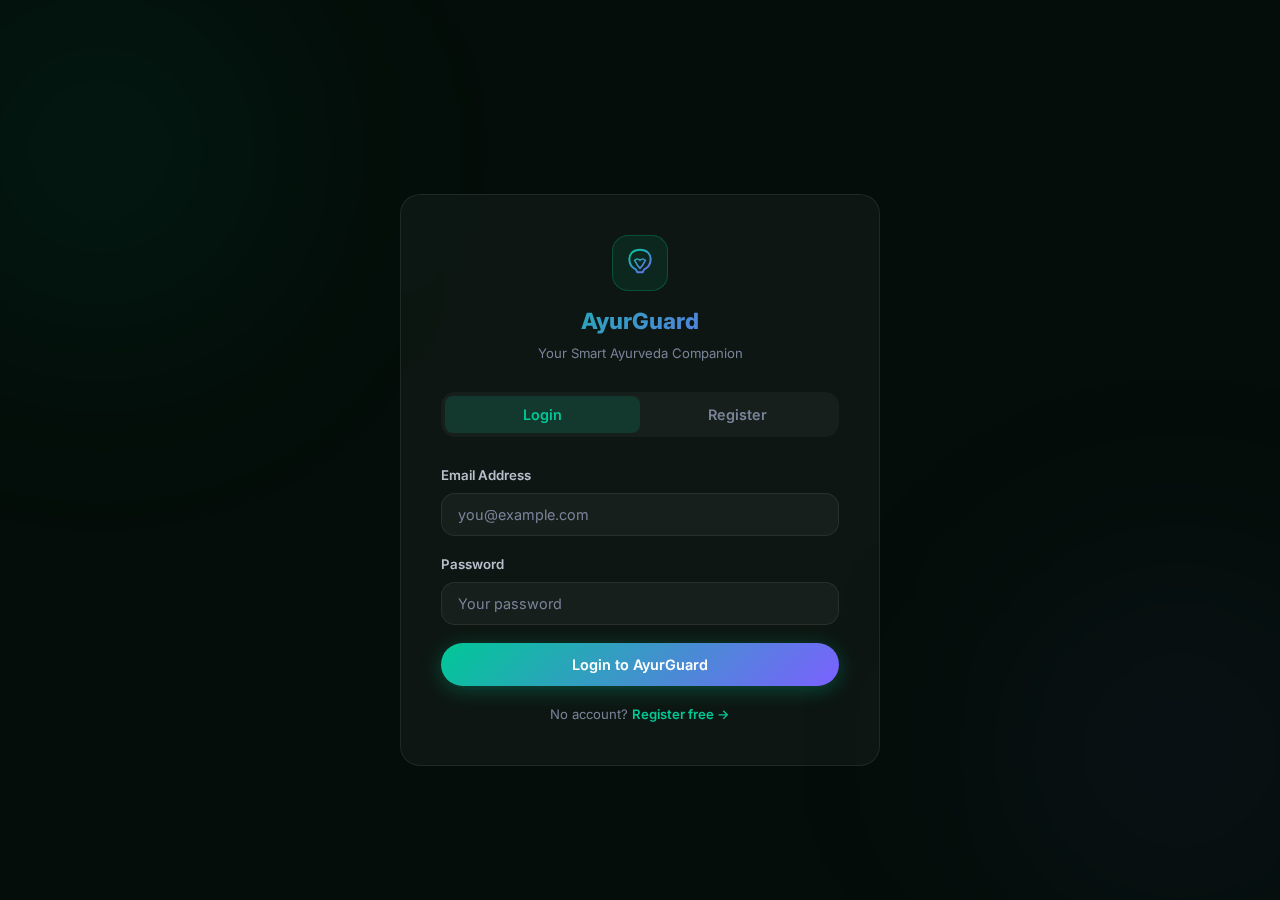
<file: test/dashboard.html>
<!DOCTYPE html>
<html lang="en">

<head>
    <meta charset="UTF-8" />
    <meta name="viewport" content="width=device-width, initial-scale=1.0" />
    <meta name="description" content="AyurGuard Dashboard — Your daily Ayurveda health overview" />
    <title>Dashboard — AyurGuard</title>
    <link rel="preconnect" href="https://fonts.googleapis.com" />
    <link href="https://fonts.googleapis.com/css2?family=Inter:wght@400;500;600;700;800&display=swap"
        rel="stylesheet" />
    <link rel="stylesheet" href="style.css" />
</head>

<body>
    <div class="page-glow page-glow--tl" aria-hidden="true"></div>
    <div class="page-glow page-glow--br" aria-hidden="true"></div>

    <script src="app.js"></script>
    <script>
        AG_requireAuth();
        AG_renderNav('dashboard');
    </script>

    <main class="page-wrapper" style="padding-bottom:60px">
        <div class="section-container">

            <!-- Welcome Header -->
            <div style="margin-bottom:32px" data-animate="fade-up">
                <span class="section-label">// Your Health Overview</span>
                <h1 class="section-title" style="text-align:left;margin-bottom:8px">Good <span id="greeting"
                        class="gradient-text">Morning</span>, <span id="userName">User</span> 🙏</h1>
                <p style="color:var(--text-muted);font-size:0.9rem" id="dateStr"></p>
            </div>

            <!-- Stats Row -->
            <div class="dashboard-grid" style="margin-bottom:28px">
                <div class="dash-stat glass-card" data-animate="fade-up" data-delay="0">
                    <div class="dash-stat__label">Today's Imbalance (Vikriti)</div>
                    <div class="dash-stat__val" id="todayDosha">—</div>
                    <div id="doshaBadge" style="margin-top:6px"></div>
                </div>
                <div class="dash-stat glass-card" data-animate="fade-up" data-delay="100">
                    <div class="dash-stat__label">Your Constitution (Prakriti)</div>
                    <div class="dash-stat__val gradient-text" id="prakritiVal">Not Set</div>
                    <div class="dash-stat__sub">Take Dosha Test to set</div>
                </div>
                <div class="dash-stat glass-card" data-animate="fade-up" data-delay="200">
                    <div class="dash-stat__label">Current Season</div>
                    <div class="dash-stat__val" id="seasonVal" style="font-size:1.5rem">—</div>
                    <div class="dash-stat__sub" id="seasonSub"></div>
                </div>
            </div>

            <!-- Weekly Chart + Today's Plan grid -->
            <div style="display:grid;grid-template-columns:1.2fr 1fr;gap:20px;margin-bottom:28px">
                <!-- Weekly chart -->
                <div class="chart-wrap glass-card" data-animate="fade-left">
                    <div class="chart-title">📊 7-Day Dosha Trend</div>
                    <div class="chart" id="weekChart" aria-label="Weekly dosha chart"></div>
                    <div class="chart-legend">
                        <div class="legend-item">
                            <div class="legend-dot" style="background:#A78BFA"></div>Vata
                        </div>
                        <div class="legend-item">
                            <div class="legend-dot" style="background:#FB923C"></div>Pitta
                        </div>
                        <div class="legend-item">
                            <div class="legend-dot" style="background:#34D399"></div>Kapha
                        </div>
                    </div>
                    <p id="noChartData"
                        style="text-align:center;color:var(--text-muted);font-size:0.85rem;padding:20px 0;display:none">
                        Complete daily Dosha Tests to see your trend chart here.</p>
                </div>

                <!-- Today's plan -->
                <div class="glass-card" style="padding:24px" data-animate="fade-right">
                    <div style="font-size:1rem;font-weight:700;margin-bottom:16px">🌿 Today's Ayurvedic Plan</div>
                    <div id="todayPlan">
                        <p style="color:var(--text-muted);font-size:0.88rem">Complete today's Dosha Test to get your
                            personalized plan.</p>
                        <a href="dosha-test.html" class="btn btn-primary btn--full" style="margin-top:16px">Take Today's
                            Test</a>
                    </div>
                </div>
            </div>

            <!-- Quick Actions -->
            <div data-animate="fade-up">
                <div
                    style="font-size:0.9rem;font-weight:700;margin-bottom:16px;text-transform:uppercase;letter-spacing:0.1em;color:var(--text-muted)">
                    Quick Actions</div>
                <div class="quick-actions">
                    <a href="dosha-test.html" class="qa-card glass-card" id="qa-dosha">
                        <div class="qa-card__icon">
                            <svg width="22" height="22" viewBox="0 0 24 24" fill="none" stroke="var(--green)"
                                stroke-width="2">
                                <circle cx="12" cy="12" r="10" />
                                <path d="M12 6v6l4 2" />
                            </svg>
                        </div>
                        <div class="qa-card__label">Daily Dosha Test</div>
                    </a>
                    <a href="symptom-checker.html" class="qa-card glass-card" id="qa-symptoms">
                        <div class="qa-card__icon">
                            <svg width="22" height="22" viewBox="0 0 24 24" fill="none" stroke="var(--purple)"
                                stroke-width="2">
                                <rect x="5" y="2" width="14" height="20" rx="2" />
                                <line x1="9" y1="9" x2="15" y2="9" />
                                <line x1="9" y1="13" x2="13" y2="13" />
                                <path d="M9 17l2 2 4-4" />
                            </svg>
                        </div>
                        <div class="qa-card__label">Symptom Check</div>
                    </a>
                    <a href="herb-safety.html" class="qa-card glass-card" id="qa-herb">
                        <div class="qa-card__icon">
                            <svg width="22" height="22" viewBox="0 0 24 24" fill="none" stroke="var(--gold)"
                                stroke-width="2">
                                <path
                                    d="M12 2C6.5 2 4 5.5 4 9c0 4 2 6.5 5 8l1 2h4l1-2c3-1.5 5-4 5-8 0-3.5-2.5-7-8-7z" />
                            </svg>
                        </div>
                        <div class="qa-card__label">Herb Safety</div>
                    </a>
                    <a href="food-checker.html" class="qa-card glass-card" id="qa-food">
                        <div class="qa-card__icon">
                            <svg width="22" height="22" viewBox="0 0 24 24" fill="none" stroke="var(--blue)"
                                stroke-width="2">
                                <path d="M18 8h1a4 4 0 0 1 0 8h-1" />
                                <path d="M2 8h16v9a4 4 0 0 1-4 4H6a4 4 0 0 1-4-4V8z" />
                                <line x1="6" y1="1" x2="6" y2="4" />
                                <line x1="10" y1="1" x2="10" y2="4" />
                                <line x1="14" y1="1" x2="14" y2="4" />
                            </svg>
                        </div>
                        <div class="qa-card__label">Food Check</div>
                    </a>
                </div>
            </div>

            <!-- Recommendations -->
            <div style="margin-top:28px" data-animate="fade-up">
                <div
                    style="font-size:0.9rem;font-weight:700;margin-bottom:16px;text-transform:uppercase;letter-spacing:0.1em;color:var(--text-muted)">
                    Today's Recommendations</div>
                <div class="reco-grid" id="recoGrid">
                    <div class="reco-card glass-card">
                        <div class="reco-card__title">🥗 Diet Guidance</div>
                        <ul class="reco-list" id="eatList">
                            <li>Take today's dosha test for personalized recommendations</li>
                        </ul>
                    </div>
                    <div class="reco-card glass-card">
                        <div class="reco-card__title">🚫 Foods to Avoid</div>
                        <ul class="reco-list" id="avoidList">
                            <li class="avoid">Complete your daily check-in first</li>
                        </ul>
                    </div>
                    <div class="reco-card glass-card">
                        <div class="reco-card__title">🧘 Routine & Lifestyle</div>
                        <ul class="reco-list" id="routineList">
                            <li>Your personalized routine appears after test</li>
                        </ul>
                    </div>
                    <div class="reco-card glass-card">
                        <div class="reco-card__title">🌿 Suggested Herbs</div>
                        <ul class="reco-list" id="herbList">
                            <li>Herb recommendations based on your dosha</li>
                        </ul>
                    </div>
                </div>
            </div>

        </div>
    </main>

    <!-- Footer -->
    <footer class="footer">
        <div class="footer-container">
            <div class="footer-logo">🌿 AyurGuard</div>
            <p class="footer-copy">&copy; 2026 AyurGuard. For educational purposes only.</p>
            <div class="footer-links">
                <a href="index.html">Home</a>
                <a href="dosha-test.html">Dosha Test</a>
                <a href="herb-safety.html">Herb Safety</a>
            </div>
        </div>
    </footer>

    <script src="data/dosha-rules.js"></script>
    <script src="data/seasonal-db.js"></script>
    <script>
        document.addEventListener('DOMContentLoaded', () => {
            const user = AG_getUser();
            if (!user) return;

            // Greeting
            const h = new Date().getHours();
            document.getElementById('greeting').textContent = h < 12 ? 'Morning' : h < 17 ? 'Afternoon' : 'Evening';
            document.getElementById('userName').textContent = user.name.split(' ')[0];
            document.getElementById('dateStr').textContent = new Date().toLocaleDateString('en-IN', { weekday: 'long', day: 'numeric', month: 'long', year: 'numeric' });

            // Prakriti
            if (user.prakriti) {
                document.getElementById('prakritiVal').textContent = user.prakriti;
            }

            // Season
            const season = getCurrentSeason();
            if (season) {
                document.getElementById('seasonVal').textContent = season.emoji + ' ' + season.english;
                document.getElementById('seasonSub').textContent = season.name + ' — ' + season.months;
            }

            // Today's result
            const today = AG_getTodayResult();
            if (today) {
                const dosha = today.dominant;
                document.getElementById('todayDosha').textContent = dosha;
                document.getElementById('todayDosha').className = 'dash-stat__val gradient-text';

                const profile = DOSHA_PROFILES[dosha];
                if (profile) {
                    document.getElementById('doshaBadge').innerHTML = `<span class="dash-dosha-badge" style="color:${profile.color};border-color:${profile.color}">${profile.emoji} ${dosha} Imbalance</span>`;

                    // Today's plan card
                    document.getElementById('todayPlan').innerHTML = `
        <div style="background:${profile.colorDark};border:1px solid ${profile.color}33;border-radius:12px;padding:16px;margin-bottom:14px">
          <div style="font-size:1.6rem;margin-bottom:6px">${profile.emoji}</div>
          <div style="font-weight:700;color:${profile.color};margin-bottom:6px">${dosha} Imbalance</div>
          <div style="font-size:0.85rem;color:var(--text-secondary);line-height:1.6">${profile.description}</div>
        </div>
        <a href="dosha-test.html" class="btn btn-ghost btn--full" style="font-size:0.82rem">Retake Today's Test</a>
      `;

                    // Reco lists
                    setList('eatList', profile.eat.slice(0, 4), false);
                    setList('avoidList', profile.avoid.slice(0, 4), true);
                    setList('routineList', profile.routine.slice(0, 4), false);
                    setList('herbList', profile.herbs, false);
                }
            } else {
                document.getElementById('todayDosha').textContent = 'Not Checked';
                document.getElementById('doshaBadge').innerHTML = `<a href="dosha-test.html" class="btn btn-gold btn-sm" style="margin-top:4px">Take Today's Test →</a>`;
            }

            // Weekly chart
            renderChart();
        });

        function setList(id, items, isAvoid) {
            const el = document.getElementById(id);
            el.innerHTML = items.map(i => `<li class="${isAvoid ? 'avoid' : ''}">${i}</li>`).join('');
        }

        function renderChart() {
            const history = AG_getWeekHistory();
            const chart = document.getElementById('weekChart');
            const noData = document.getElementById('noChartData');

            if (history.length === 0) {
                chart.style.display = 'none';
                noData.style.display = 'block';
                return;
            }

            const maxScore = Math.max(...history.flatMap(h => [h.vata || 0, h.pitta || 0, h.kapha || 0]), 1);

            chart.innerHTML = history.map(h => {
                const day = new Date(h.date).toLocaleDateString('en', { weekday: 'short' });
                const v = Math.round(((h.vata || 0) / maxScore) * 100);
                const p = Math.round(((h.pitta || 0) / maxScore) * 100);
                const k = Math.round(((h.kapha || 0) / maxScore) * 100);
                return `
      <div class="chart-bar-group">
        <div class="chart-bars">
          <div class="chart-bar chart-bar--vata"  style="height:${v}%" title="Vata: ${h.vata || 0}"></div>
          <div class="chart-bar chart-bar--pitta" style="height:${p}%" title="Pitta: ${h.pitta || 0}"></div>
          <div class="chart-bar chart-bar--kapha" style="height:${k}%" title="Kapha: ${h.kapha || 0}"></div>
        </div>
        <div class="chart-day">${day}</div>
      </div>
    `;
            }).join('');
        }
    </script>
</body>

</html>
</file>
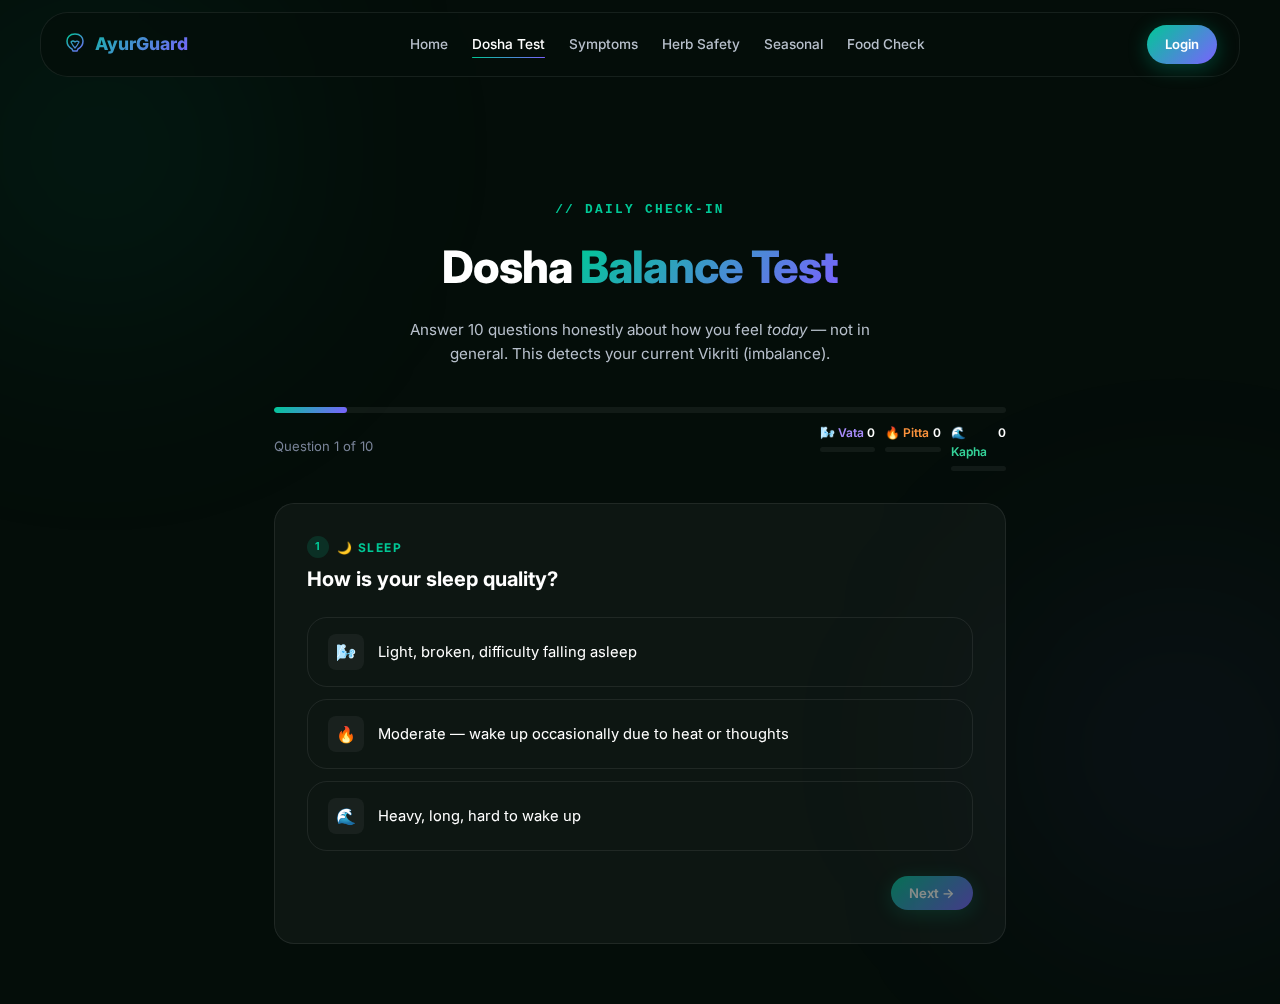
<file: test/dosha-test.html>
<!DOCTYPE html>
<html lang="en">

<head>
    <meta charset="UTF-8" />
    <meta name="viewport" content="width=device-width, initial-scale=1.0" />
    <meta name="description" content="AyurGuard Dosha Test — Discover your Vata, Pitta, or Kapha imbalance" />
    <title>Dosha Test — AyurGuard</title>
    <link rel="preconnect" href="https://fonts.googleapis.com" />
    <link href="https://fonts.googleapis.com/css2?family=Inter:wght@400;500;600;700;800;900&display=swap"
        rel="stylesheet" />
    <link rel="stylesheet" href="style.css" />
</head>

<body>
    <div class="page-glow page-glow--tl" aria-hidden="true"></div>
    <div class="page-glow page-glow--br" aria-hidden="true"></div>

    <script src="app.js"></script>
    <script src="data/dosha-rules.js"></script>
    <script>AG_renderNav('dosha');</script>

    <main class="page-wrapper">
        <div class="dosha-test-wrap">

            <!-- Header -->
            <div style="text-align:center;margin-bottom:40px" data-animate="fade-up">
                <span class="section-label">// Daily Check-In</span>
                <h1 class="section-title">Dosha <span class="gradient-text">Balance Test</span></h1>
                <p style="color:var(--text-secondary);max-width:480px;margin:0 auto;font-size:0.95rem">Answer 10
                    questions honestly about how you feel <em>today</em> — not in general. This detects your current
                    Vikriti (imbalance).</p>
            </div>

            <!-- Quiz View -->
            <div id="quizView">
                <!-- Progress -->
                <div class="dosha-progress">
                    <div class="dosha-progress__bar-wrap">
                        <div class="dosha-progress__bar" id="progressBar" style="width:10%"></div>
                    </div>
                    <div style="display:flex;justify-content:space-between;align-items:center">
                        <span class="dosha-progress__text" id="progressText">Question 1 of 10</span>
                        <div class="dosha-live-scores" id="liveScores" style="gap:10px;margin-top:0">
                            <div class="score-bar-item score-bar--vata">
                                <div class="score-bar-item__label"><span style="color:#A78BFA">🌬️ Vata</span><span
                                        id="vs">0</span></div>
                                <div class="score-bar-item__bar">
                                    <div class="score-bar-item__fill" id="vBar" style="width:0%"></div>
                                </div>
                            </div>
                            <div class="score-bar-item score-bar--pitta">
                                <div class="score-bar-item__label"><span style="color:#FB923C">🔥 Pitta</span><span
                                        id="ps">0</span></div>
                                <div class="score-bar-item__bar">
                                    <div class="score-bar-item__fill" id="pBar" style="width:0%"></div>
                                </div>
                            </div>
                            <div class="score-bar-item score-bar--kapha">
                                <div class="score-bar-item__label"><span style="color:#34D399">🌊 Kapha</span><span
                                        id="ks">0</span></div>
                                <div class="score-bar-item__bar">
                                    <div class="score-bar-item__fill" id="kBar" style="width:0%"></div>
                                </div>
                            </div>
                        </div>
                    </div>
                </div>

                <!-- Question Card -->
                <div class="dosha-question glass-card" id="questionCard">
                    <div class="dosha-question__cat" id="qCat"></div>
                    <div class="dosha-question__text" id="qText"></div>
                    <div class="dosha-options" id="qOptions"></div>
                    <div class="dosha-nav">
                        <button class="btn btn-outline btn-sm" id="prevBtn" onclick="prevQ()"
                            style="visibility:hidden">← Back</button>
                        <button class="btn btn-primary btn-sm" id="nextBtn" onclick="nextQ()" disabled>Next →</button>
                    </div>
                </div>
            </div>

            <!-- Result View (hidden initially) -->
            <div id="resultView" style="display:none">
                <div class="dosha-result">
                    <div class="result-hero glass-card" id="resultHero"></div>
                    <div class="result-grid" id="resultGrid"></div>
                    <div class="glass-card" style="padding:24px;margin-bottom:16px" id="routineCard"></div>
                    <div style="display:flex;gap:12px;justify-content:center;flex-wrap:wrap;margin-top:8px">
                        <button class="btn btn-primary" onclick="saveAndGoToDashboard()" id="saveDashBtn">
                            💾 Save & View Dashboard
                        </button>
                        <button class="btn btn-outline" onclick="retakeTest()">Retake Test</button>
                        <a href="herb-safety.html" class="btn btn-ghost">Check Herb Safety →</a>
                    </div>
                </div>
            </div>

        </div>
    </main>

    <script>
        let current = 0;
        const scores = { vata: 0, pitta: 0, kapha: 0 };
        const answers = {};  // questionId -> optionIndex

        function renderQuestion() {
            const q = DOSHA_QUESTIONS[current];
            const total = DOSHA_QUESTIONS.length;

            document.getElementById('progressBar').style.width = ((current + 1) / total * 100) + '%';
            document.getElementById('progressText').textContent = `Question ${current + 1} of ${total}`;
            document.getElementById('qCat').innerHTML = `<span class="dosha-question__num">${current + 1}</span> ${q.icon} ${q.category}`;
            document.getElementById('qText').textContent = q.question;

            const optsEl = document.getElementById('qOptions');
            optsEl.innerHTML = q.options.map((opt, i) => `
    <button class="dosha-option ${answers[q.id] === i ? 'selected' : ''}" onclick="selectOption(${i})">
      <div class="dosha-option__icon">${['🌬️', '🔥', '🌊'][i]}</div>
      <span>${opt.text}</span>
    </button>
  `).join('');

            document.getElementById('prevBtn').style.visibility = current > 0 ? 'visible' : 'hidden';
            document.getElementById('nextBtn').textContent = current === total - 1 ? 'See Results →' : 'Next →';
            document.getElementById('nextBtn').disabled = answers[DOSHA_QUESTIONS[current].id] === undefined;
            updateScoreBars();
        }

        function selectOption(i) {
            const q = DOSHA_QUESTIONS[current];
            // Remove previous score from this question if re-answering
            if (answers[q.id] !== undefined) {
                const prev = q.options[answers[q.id]];
                scores.vata -= prev.vata;
                scores.pitta -= prev.pitta;
                scores.kapha -= prev.kapha;
            }
            // Add new score
            answers[q.id] = i;
            const opt = q.options[i];
            scores.vata += opt.vata;
            scores.pitta += opt.pitta;
            scores.kapha += opt.kapha;

            // Re-render options with selection
            const optsEl = document.getElementById('qOptions');
            optsEl.querySelectorAll('.dosha-option').forEach((btn, idx) => {
                btn.classList.toggle('selected', idx === i);
            });
            document.getElementById('nextBtn').disabled = false;
            updateScoreBars();
        }

        function updateScoreBars() {
            const max = Math.max(scores.vata, scores.pitta, scores.kapha, 1);
            document.getElementById('vs').textContent = scores.vata;
            document.getElementById('ps').textContent = scores.pitta;
            document.getElementById('ks').textContent = scores.kapha;
            document.getElementById('vBar').style.width = (scores.vata / max * 100) + '%';
            document.getElementById('pBar').style.width = (scores.pitta / max * 100) + '%';
            document.getElementById('kBar').style.width = (scores.kapha / max * 100) + '%';
        }

        function nextQ() {
            if (answers[DOSHA_QUESTIONS[current].id] === undefined) {
                AG_toast('Please select an option first.', 'error');
                return;
            }
            if (current < DOSHA_QUESTIONS.length - 1) {
                current++;
                renderQuestion();
            } else {
                showResult();
            }
        }

        function prevQ() {
            if (current > 0) { current--; renderQuestion(); }
        }

        function showResult() {
            const dominant = AG_getDominantDosha(scores);
            const profile = DOSHA_PROFILES[dominant];

            document.getElementById('quizView').style.display = 'none';
            document.getElementById('resultView').style.display = 'block';

            // Hero card
            document.getElementById('resultHero').innerHTML = `
    <div style="background:${profile.colorDark};border-radius:12px;padding:28px;text-align:center">
      <span class="result-emoji">${profile.emoji}</span>
      <div class="result-title">${dominant} Imbalance</div>
      <div style="color:${profile.color};font-size:0.85rem;font-weight:600;margin-bottom:12px">${profile.element}</div>
      <div class="result-desc">${profile.description}</div>
    </div>
    <div style="display:flex;gap:16px;justify-content:center;margin-top:20px">
      ${['Vata', 'Pitta', 'Kapha'].map(d => {
                const p = DOSHA_PROFILES[d];
                const s = scores[d.toLowerCase()];
                const max = Math.max(scores.vata, scores.pitta, scores.kapha, 1);
                const pct = Math.round(s / max * 100);
                return `<div style="text-align:center;flex:1">
          <div style="font-size:0.8rem;color:var(--text-muted);margin-bottom:6px">${p.emoji} ${d}</div>
          <div style="height:80px;background:rgba(255,255,255,0.04);border-radius:6px;display:flex;align-items:flex-end;overflow:hidden">
            <div style="width:100%;height:${pct}%;background:${p.color};border-radius:4px;transition:height 1s ease"></div>
          </div>
          <div style="font-size:0.85rem;font-weight:700;margin-top:6px;color:${p.color}">${s}</div>
        </div>`;
            }).join('')}
    </div>
  `;

            // Grid cards
            document.getElementById('resultGrid').innerHTML = `
    <div class="result-card glass-card">
      <div class="result-card__title">✅ Foods to Eat</div>
      <ul class="result-list">${profile.eat.map(i => `<li><span class="dot"></span>${i}</li>`).join('')}</ul>
    </div>
    <div class="result-card glass-card">
      <div class="result-card__title">❌ Foods to Avoid</div>
      <ul class="result-list">${profile.avoid.map(i => `<li><span class="dot avoid"></span>${i}</li>`).join('')}</ul>
    </div>
  `;

            // Routine card
            document.getElementById('routineCard').innerHTML = `
    <div class="result-card__title" style="margin-bottom:16px">🧘 Daily Routine</div>
    <div style="display:grid;grid-template-columns:1fr 1fr;gap:10px">
      ${profile.routine.map(r => `<div style="display:flex;align-items:flex-start;gap:8px;font-size:0.88rem;color:var(--text-secondary)"><span style="color:var(--green);flex-shrink:0">▸</span>${r}</div>`).join('')}
    </div>
    <div style="margin-top:16px;padding-top:16px;border-top:1px solid var(--border)">
      <div style="font-size:0.82rem;font-weight:700;color:var(--text-muted);text-transform:uppercase;letter-spacing:0.08em;margin-bottom:8px">Yoga & Meditation</div>
      <div style="font-size:0.88rem;color:var(--text-secondary)">${profile.yoga}</div>
      <div style="font-size:0.88rem;color:var(--text-secondary);margin-top:4px">${profile.meditation}</div>
    </div>
  `;

            // Save to history
            window._lastResult = { dominant, vata: scores.vata, pitta: scores.pitta, kapha: scores.kapha };
        }

        function saveAndGoToDashboard() {
            if (window._lastResult) {
                AG_saveResult(window._lastResult);
                AG_setPrakriti(window._lastResult.dominant);
                AG_toast('Result saved! 🌿', 'success');
            }
            setTimeout(() => window.location.href = 'dashboard.html', 600);
        }

        function retakeTest() {
            current = 0;
            Object.keys(scores).forEach(k => scores[k] = 0);
            Object.keys(answers).forEach(k => delete answers[k]);
            document.getElementById('resultView').style.display = 'none';
            document.getElementById('quizView').style.display = 'block';
            renderQuestion();
        }

        // Init
        document.addEventListener('DOMContentLoaded', renderQuestion);
    </script>
</body>

</html>
</file>
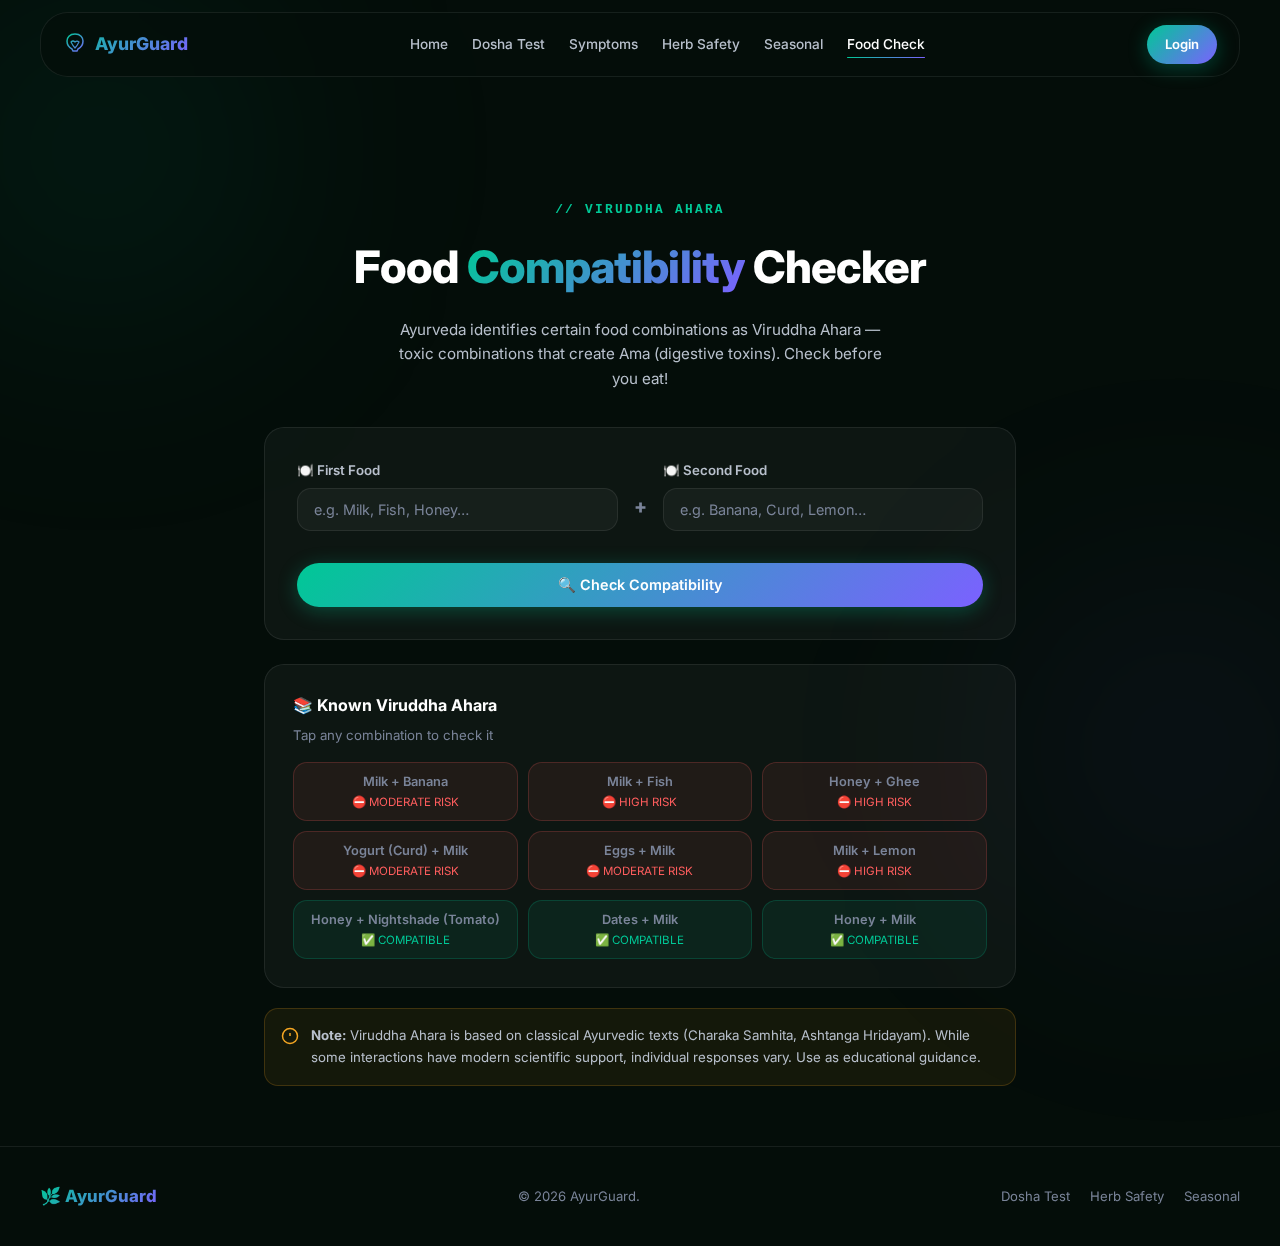
<file: test/food-checker.html>
<!DOCTYPE html>
<html lang="en">

<head>
    <meta charset="UTF-8" />
    <meta name="viewport" content="width=device-width, initial-scale=1.0" />
    <meta name="description"
        content="AyurGuard Food Compatibility Checker — Viruddha Ahara (incompatible food combinations)" />
    <title>Food Compatibility — AyurGuard</title>
    <link rel="preconnect" href="https://fonts.googleapis.com" />
    <link href="https://fonts.googleapis.com/css2?family=Inter:wght@400;500;600;700;800&display=swap"
        rel="stylesheet" />
    <link rel="stylesheet" href="style.css" />
</head>

<body>
    <div class="page-glow page-glow--tl" aria-hidden="true"></div>
    <div class="page-glow page-glow--br" aria-hidden="true"></div>

    <script src="app.js"></script>
    <script src="data/food-db.js"></script>
    <script>AG_renderNav('food');</script>

    <main class="page-wrapper">
        <div class="food-checker-wrap">

            <div style="text-align:center;margin-bottom:36px" data-animate="fade-up">
                <span class="section-label">// Viruddha Ahara</span>
                <h1 class="section-title">Food <span class="gradient-text">Compatibility</span> Checker</h1>
                <p style="color:var(--text-secondary);max-width:500px;margin:0 auto;font-size:0.95rem">Ayurveda
                    identifies certain food combinations as Viruddha Ahara — toxic combinations that create Ama
                    (digestive toxins). Check before you eat!</p>
            </div>

            <!-- Input Card -->
            <div class="glass-card" style="padding:32px;margin-bottom:24px" data-animate="fade-up">
                <div class="food-inputs">
                    <div class="form-group" style="position:relative">
                        <label for="food1">🍽️ First Food</label>
                        <input type="text" id="food1" placeholder="e.g. Milk, Fish, Honey…" autocomplete="off"
                            aria-label="First food" />
                    </div>
                    <div class="food-vs">+</div>
                    <div class="form-group" style="position:relative">
                        <label for="food2">🍽️ Second Food</label>
                        <input type="text" id="food2" placeholder="e.g. Banana, Curd, Lemon…" autocomplete="off"
                            aria-label="Second food" />
                    </div>
                </div>
                <button class="btn btn-primary btn--full" onclick="checkFoods()" id="checkFoodBtn"
                    style="margin-top:8px">
                    🔍 Check Compatibility
                </button>
            </div>

            <!-- Result -->
            <div id="foodResult"></div>

            <!-- Known combos -->
            <div class="glass-card" style="padding:28px" data-animate="fade-up">
                <div style="font-size:1rem;font-weight:700;margin-bottom:6px">📚 Known Viruddha Ahara</div>
                <p style="font-size:0.83rem;color:var(--text-muted);margin-bottom:16px">Tap any combination to check it
                </p>
                <div class="known-combos" id="knownCombos"></div>
            </div>

            <!-- Educational note -->
            <div class="disclaimer" style="margin-top:20px">
                <svg width="18" height="18" viewBox="0 0 24 24" fill="none" stroke="var(--gold)" stroke-width="2"
                    aria-hidden="true">
                    <circle cx="12" cy="12" r="10" />
                    <line x1="12" y1="8" x2="12" y2="12" />
                    <line x1="12" y1="16" x2="12.01" y2="16" />
                </svg>
                <p><strong>Note:</strong> Viruddha Ahara is based on classical Ayurvedic texts (Charaka Samhita,
                    Ashtanga Hridayam). While some interactions have modern scientific support, individual responses
                    vary. Use as educational guidance.</p>
            </div>

        </div>
    </main>

    <footer class="footer">
        <div class="footer-container">
            <div class="footer-logo">🌿 AyurGuard</div>
            <p class="footer-copy">&copy; 2026 AyurGuard.</p>
            <div class="footer-links"><a href="dosha-test.html">Dosha Test</a><a href="herb-safety.html">Herb
                    Safety</a><a href="seasonal-guide.html">Seasonal</a></div>
        </div>
    </footer>

    <script>
        document.addEventListener('DOMContentLoaded', () => {
            AG_autocomplete(document.getElementById('food1'), FOODS_LIST);
            AG_autocomplete(document.getElementById('food2'), FOODS_LIST);

            ['food1', 'food2'].forEach(id => {
                document.getElementById(id).addEventListener('keydown', e => { if (e.key === 'Enter') checkFoods(); });
            });

            // Show known combos (show incompatible ones first)
            const incompatible = FOOD_COMBINATIONS.filter(c => c.incompatible).slice(0, 6);
            const compatible = FOOD_COMBINATIONS.filter(c => !c.incompatible).slice(0, 3);

            document.getElementById('knownCombos').innerHTML = [...incompatible, ...compatible].map(c => `
    <div class="kc-chip kc-chip--${c.incompatible ? 'bad' : 'ok'}"
         onclick="quickFill('${c.food1}','${c.food2}')"
         role="button" tabindex="0"
         title="${c.incompatible ? '⛔ Incompatible' : '✅ Compatible'}">
      <div style="font-weight:600">${c.food1} + ${c.food2}</div>
      <div style="font-size:0.72rem;margin-top:3px;color:${c.incompatible ? 'var(--red)' : 'var(--green)'}">
        ${c.incompatible ? '⛔ ' + c.severity.toUpperCase() + ' RISK' : '✅ COMPATIBLE'}
      </div>
    </div>
  `).join('');
        });

        function quickFill(f1, f2) {
            document.getElementById('food1').value = f1;
            document.getElementById('food2').value = f2;
            checkFoods();
        }

        function checkFoods() {
            const f1 = document.getElementById('food1').value.trim();
            const f2 = document.getElementById('food2').value.trim();
            const resultEl = document.getElementById('foodResult');

            if (!f1 || !f2) { AG_toast('Please enter two foods to check.', 'error'); return; }
            if (f1.toLowerCase() === f2.toLowerCase()) { AG_toast('Please enter two different foods.', 'error'); return; }

            const combo = findFoodCombination(f1, f2);

            if (!combo) {
                resultEl.innerHTML = `
      <div class="food-result glass-card" style="padding:28px;margin-bottom:20px;text-align:center">
        <div style="font-size:3rem;margin-bottom:12px">🤷</div>
        <div style="font-size:1.1rem;font-weight:700;margin-bottom:8px">No data found for this combination</div>
        <p style="color:var(--text-secondary);font-size:0.88rem;max-width:380px;margin:0 auto;line-height:1.6">
          Classical Ayurvedic texts don't specifically classify <strong>${f1}</strong> + <strong>${f2}</strong>. 
          As a general rule, avoid mixing raw and cooked foods, or cold and hot foods together.
        </p>
      </div>`;
                return;
            }

            const isIncompat = combo.incompatible;
            const sevColors = { high: 'var(--red)', moderate: 'var(--gold)', low: 'var(--green)', none: 'var(--green)' };
            const sevPips = { high: 3, moderate: 2, low: 1, none: 0 };
            const numPips = sevPips[combo.severity] || 0;

            resultEl.innerHTML = `
    <div class="food-result" style="margin-bottom:20px">
      <div class="compat-badge compat-badge--${isIncompat ? 'bad' : 'ok'}">
        ${isIncompat ? '⛔' : '✅'} ${combo.food1} + ${combo.food2} — ${isIncompat ? 'INCOMPATIBLE (Viruddha)' : 'COMPATIBLE'}
      </div>

      ${isIncompat && numPips > 0 ? `
      <div class="severity-bar">
        <span style="font-size:0.8rem;color:var(--text-muted);font-weight:600">Severity:</span>
        ${[1, 2, 3].map(n => `<div class="severity-pip" style="background:${n <= numPips ? sevColors[combo.severity] : 'rgba(255,255,255,0.06)'}"></div>`).join('')}
        <span style="font-size:0.8rem;font-weight:700;color:${sevColors[combo.severity]}">${combo.severity.toUpperCase()}</span>
      </div>` : ''}

      <div class="glass-card" style="padding:24px;margin-bottom:14px">
        <div style="font-size:0.8rem;font-weight:700;text-transform:uppercase;letter-spacing:0.1em;color:var(--text-muted);margin-bottom:8px">📖 Reason</div>
        <div style="font-weight:600;color:${isIncompat ? sevColors[combo.severity] : 'var(--green)'};margin-bottom:14px">${combo.reason}</div>

        <div style="font-size:0.8rem;font-weight:700;text-transform:uppercase;letter-spacing:0.1em;color:var(--text-muted);margin-bottom:8px">📋 Ayurvedic Explanation</div>
        <div style="font-size:0.92rem;color:var(--text-secondary);line-height:1.75;margin-bottom:14px">${combo.explanation}</div>

        <div style="font-size:0.8rem;font-weight:700;text-transform:uppercase;letter-spacing:0.1em;color:var(--text-muted);margin-bottom:8px">⚡ Effect</div>
        <div style="font-size:0.92rem;color:var(--text-secondary);line-height:1.7;margin-bottom:${combo.alternative ? '14px' : '0'}">
          ${combo.effect}
        </div>

        ${combo.alternative ? `
        <div style="background:rgba(0,200,150,0.08);border:1px solid rgba(0,200,150,0.2);border-radius:10px;padding:14px">
          <div style="font-size:0.8rem;font-weight:700;text-transform:uppercase;letter-spacing:0.1em;color:var(--green);margin-bottom:6px">💡 Alternative / Tip</div>
          <div style="font-size:0.88rem;color:var(--text-secondary);line-height:1.7">${combo.alternative}</div>
        </div>` : ''}
      </div>
    </div>`;

            resultEl.scrollIntoView({ behavior: 'smooth', block: 'nearest' });
        }
    </script>
</body>

</html>
</file>
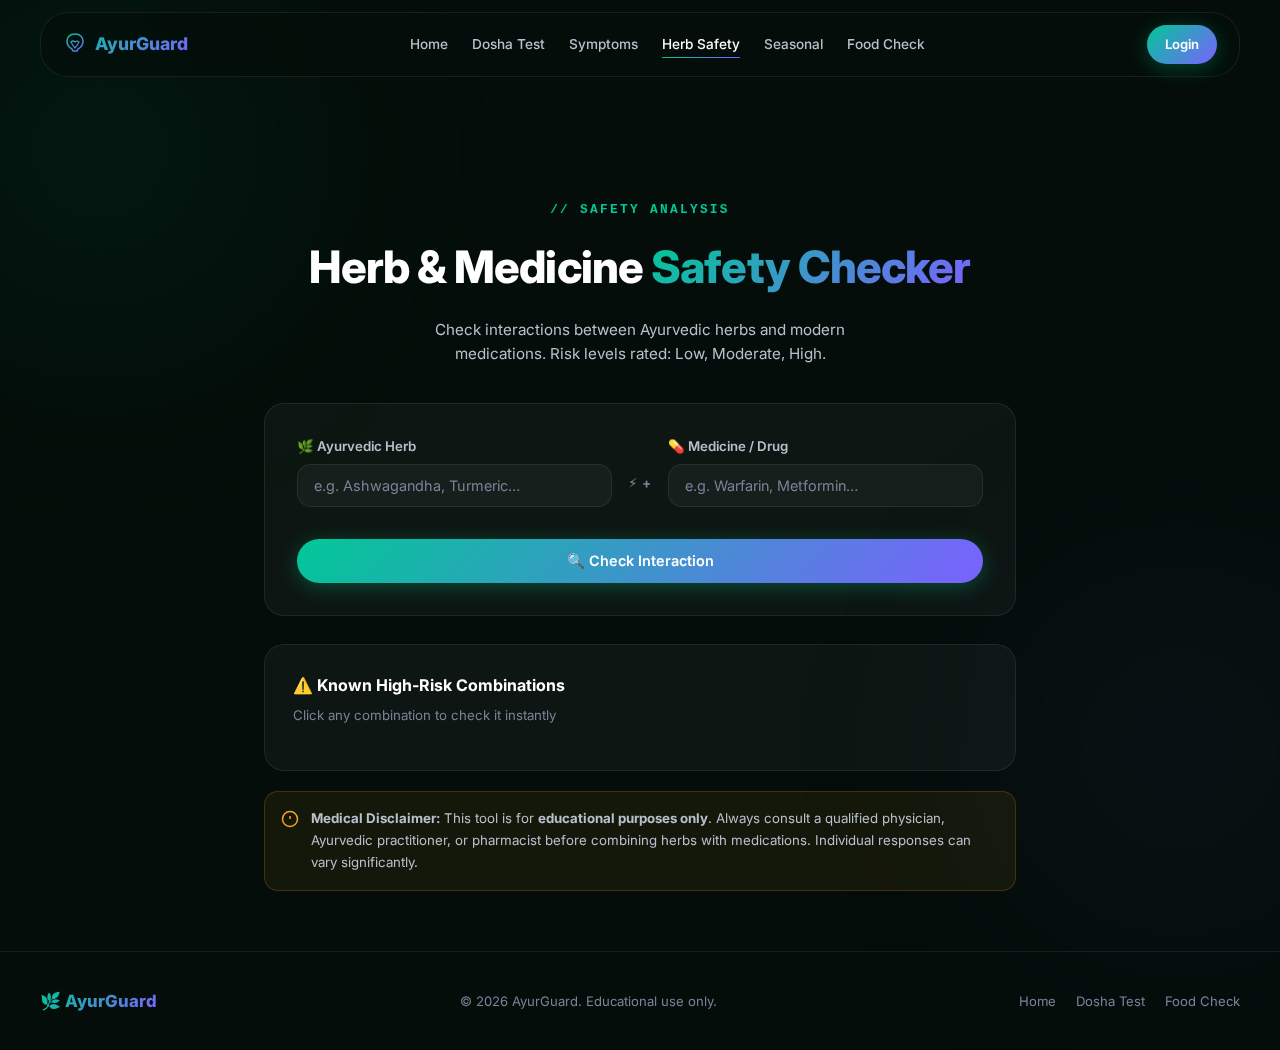
<file: test/herb-safety.html>
<!DOCTYPE html>
<html lang="en">

<head>
    <meta charset="UTF-8" />
    <meta name="viewport" content="width=device-width, initial-scale=1.0" />
    <meta name="description" content="AyurGuard Herb Safety Checker — Check herb-medicine interactions" />
    <title>Herb Safety Checker — AyurGuard</title>
    <link rel="preconnect" href="https://fonts.googleapis.com" />
    <link href="https://fonts.googleapis.com/css2?family=Inter:wght@400;500;600;700;800&display=swap"
        rel="stylesheet" />
    <link rel="stylesheet" href="style.css" />
</head>

<body>
    <div class="page-glow page-glow--tl" aria-hidden="true"></div>
    <div class="page-glow page-glow--br" aria-hidden="true"></div>

    <script src="app.js"></script>
    <script src="data/herb-db.js"></script>
    <script>AG_renderNav('herb');</script>

    <main class="page-wrapper">
        <div class="herb-checker-wrap">

            <!-- Header -->
            <div style="text-align:center;margin-bottom:36px" data-animate="fade-up">
                <span class="section-label">// Safety Analysis</span>
                <h1 class="section-title">Herb &amp; Medicine <span class="gradient-text">Safety Checker</span></h1>
                <p style="color:var(--text-secondary);max-width:500px;margin:0 auto;font-size:0.95rem">Check
                    interactions between Ayurvedic herbs and modern medications. Risk levels rated: Low, Moderate, High.
                </p>
            </div>

            <!-- Checker Card -->
            <div class="glass-card" style="padding:32px;margin-bottom:28px" data-animate="fade-up">
                <div class="herb-inputs">
                    <div class="form-group" style="position:relative">
                        <label for="herbInput">🌿 Ayurvedic Herb</label>
                        <input type="text" id="herbInput" placeholder="e.g. Ashwagandha, Turmeric…" autocomplete="off"
                            aria-label="Enter herb name" aria-autocomplete="list" />
                    </div>
                    <div class="herb-vs" style="padding-top:26px">⚡ + </div>
                    <div class="form-group" style="position:relative">
                        <label for="medInput">💊 Medicine / Drug</label>
                        <input type="text" id="medInput" placeholder="e.g. Warfarin, Metformin…" autocomplete="off"
                            aria-label="Enter medicine name" aria-autocomplete="list" />
                    </div>
                </div>
                <button class="btn btn-primary btn--full" onclick="checkInteraction()" id="checkBtn"
                    style="margin-top:8px">
                    🔍 Check Interaction
                </button>
            </div>

            <!-- Result area -->
            <div id="resultArea"></div>

            <!-- Common High-Risk Combos -->
            <div class="glass-card" style="padding:28px" data-animate="fade-up">
                <div style="font-size:1rem;font-weight:700;margin-bottom:6px">⚠️ Known High-Risk Combinations</div>
                <p style="font-size:0.83rem;color:var(--text-muted);margin-bottom:16px">Click any combination to check
                    it instantly</p>
                <div class="common-combos" id="commonCombos"></div>
            </div>

            <!-- Disclaimer -->
            <div class="disclaimer" style="margin-top:20px">
                <svg width="18" height="18" viewBox="0 0 24 24" fill="none" stroke="var(--gold)" stroke-width="2"
                    aria-hidden="true">
                    <circle cx="12" cy="12" r="10" />
                    <line x1="12" y1="8" x2="12" y2="12" />
                    <line x1="12" y1="16" x2="12.01" y2="16" />
                </svg>
                <p><strong>Medical Disclaimer:</strong> This tool is for <strong>educational purposes only</strong>.
                    Always consult a qualified physician, Ayurvedic practitioner, or pharmacist before combining herbs
                    with medications. Individual responses can vary significantly.</p>
            </div>

        </div>
    </main>

    <footer class="footer">
        <div class="footer-container">
            <div class="footer-logo">🌿 AyurGuard</div>
            <p class="footer-copy">&copy; 2026 AyurGuard. Educational use only.</p>
            <div class="footer-links"><a href="index.html">Home</a><a href="dosha-test.html">Dosha Test</a><a
                    href="food-checker.html">Food Check</a></div>
        </div>
    </footer>

    <script>
        document.addEventListener('DOMContentLoaded', () => {
            // Autocomplete
            AG_autocomplete(document.getElementById('herbInput'), HERBS_LIST);
            AG_autocomplete(document.getElementById('medInput'), MEDICINES_LIST);

            // Enter key
            ['herbInput', 'medInput'].forEach(id => {
                document.getElementById(id).addEventListener('keydown', e => { if (e.key === 'Enter') checkInteraction(); });
            });

            // Common combos
            const HIGH_RISK = HERB_INTERACTIONS.filter(i => i.riskLevel === 'high').slice(0, 6);
            const MODERATE = HERB_INTERACTIONS.filter(i => i.riskLevel === 'moderate').slice(0, 6);
            const shown = [...HIGH_RISK, ...MODERATE].slice(0, 8);
            document.getElementById('commonCombos').innerHTML = shown.map(c => `
    <div class="combo-chip combo-chip--${c.riskLevel}" onclick="quickFill('${c.herb}','${c.medicine}')" role="button" tabindex="0" title="Click to check">
      <span>${c.herb} + ${c.medicine}</span>
      <span class="combo-chip__risk">${c.riskLevel.toUpperCase()}</span>
    </div>
  `).join('');
        });

        function quickFill(herb, med) {
            document.getElementById('herbInput').value = herb;
            document.getElementById('medInput').value = med;
            checkInteraction();
        }

        function checkInteraction() {
            const herb = document.getElementById('herbInput').value.trim();
            const med = document.getElementById('medInput').value.trim();
            const resultArea = document.getElementById('resultArea');

            if (!herb || !med) {
                AG_toast('Please enter both a herb and a medicine.', 'error');
                return;
            }

            const result = findInteraction(herb, med);
            if (!result) {
                resultArea.innerHTML = `
      <div class="herb-result glass-card" style="padding:28px;margin-bottom:20px;text-align:center">
        <div style="font-size:2.5rem;margin-bottom:12px">🤷</div>
        <div style="font-size:1.1rem;font-weight:700;margin-bottom:8px">No interaction data found</div>
        <p style="color:var(--text-secondary);font-size:0.9rem;max-width:400px;margin:0 auto">
          We don't have data for <strong>${herb}</strong> + <strong>${med}</strong> combination. 
          This does <em>not</em> mean it's safe. Always consult a qualified practitioner.
        </p>
      </div>`;
                return;
            }

            const riskColors = { high: 'var(--red)', moderate: 'var(--gold)', low: 'var(--green)', none: 'var(--green)' };
            const riskIcons = { high: '🔴', moderate: '🟡', low: '🟢', none: '✅' };
            const color = riskColors[result.riskLevel];

            resultArea.innerHTML = `
    <div class="herb-result" style="margin-bottom:20px">
      <div class="risk-badge risk-badge--${result.riskLevel}">
        ${riskIcons[result.riskLevel]} ${result.riskLevel.toUpperCase()} RISK — ${result.herb} + ${result.medicine}
      </div>

      <div class="interaction-card glass-card">
        <div class="interaction-card__label">⚙️ Mechanism</div>
        <div class="interaction-card__val" style="font-weight:600;color:${color};margin-bottom:16px">${result.mechanism}</div>

        <div class="interaction-card__label">📋 Clinical Explanation</div>
        <div class="interaction-card__val" style="margin-bottom:16px">${result.explanation}</div>

        <div class="interaction-card__label">⚠️ Potential Effects</div>
        <div class="interaction-card__val" style="color:${result.riskLevel === 'high' ? 'var(--red)' : 'inherit'};margin-bottom:16px">${result.effect}</div>

        <div class="interaction-card__label">💡 Recommendation</div>
        <div class="interaction-card__val" style="background:rgba(0,200,150,0.06);border:1px solid rgba(0,200,150,0.15);border-radius:8px;padding:12px">${result.recommendation}</div>
      </div>
    </div>`;
            // Scroll to result
            resultArea.scrollIntoView({ behavior: 'smooth', block: 'nearest' });
        }
    </script>
</body>

</html>
</file>
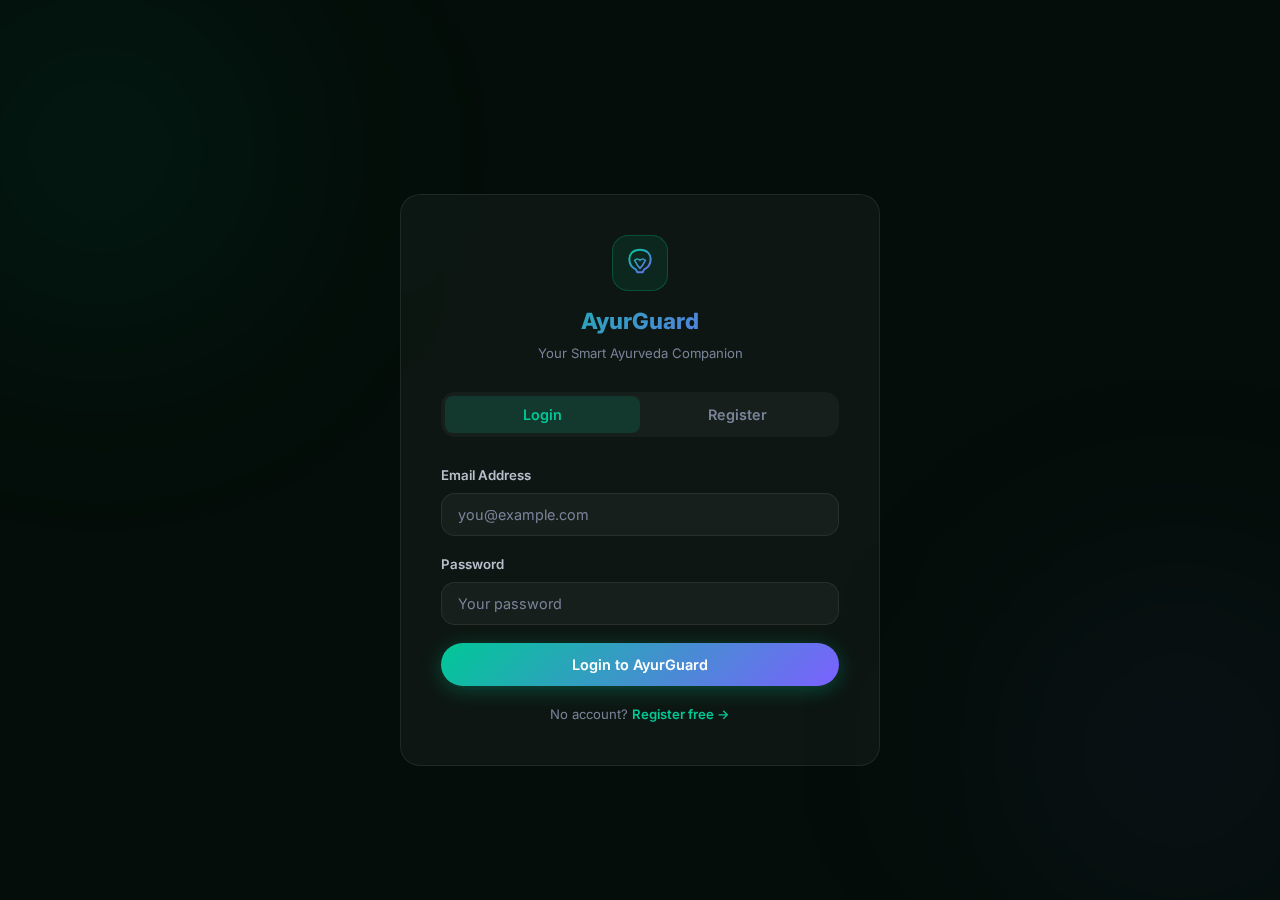
<file: test/login.html>
<!DOCTYPE html>
<html lang="en">

<head>
    <meta charset="UTF-8" />
    <meta name="viewport" content="width=device-width, initial-scale=1.0" />
    <meta name="description" content="Login or Register to AyurGuard — Smart Ayurveda Companion" />
    <title>Login — AyurGuard</title>
    <link rel="preconnect" href="https://fonts.googleapis.com" />
    <link rel="preconnect" href="https://fonts.gstatic.com" crossorigin />
    <link href="https://fonts.googleapis.com/css2?family=Inter:wght@400;500;600;700;800&display=swap"
        rel="stylesheet" />
    <link rel="stylesheet" href="style.css" />
</head>

<body>
    <div class="page-glow page-glow--tl" aria-hidden="true"></div>
    <div class="page-glow page-glow--br" aria-hidden="true"></div>
    <div class="particles" aria-hidden="true">
        <div class="particle"></div>
        <div class="particle"></div>
        <div class="particle"></div>
        <div class="particle"></div>
        <div class="particle"></div>
        <div class="particle"></div>
    </div>

    <div class="auth-page">
        <div class="auth-card glass-card">
            <!-- Logo -->
            <div class="auth-logo">
                <div class="auth-logo__icon">
                    <svg width="32" height="32" viewBox="0 0 24 24" fill="none" aria-hidden="true">
                        <path d="M12 2C6.5 2 4 5.5 4 9c0 4 2 6.5 5 8l1 2h4l1-2c3-1.5 5-4 5-8 0-3.5-2.5-7-8-7z"
                            stroke="url(#lf)" stroke-width="1.5" fill="none" />
                        <path d="M12 10 Q10 8 8 10 Q10 14 12 16 Q14 14 16 10 Q14 8 12 10z" stroke="url(#lf)"
                            stroke-width="1.2" fill="none" />
                        <defs>
                            <linearGradient id="lf" x1="4" y1="2" x2="20" y2="21" gradientUnits="userSpaceOnUse">
                                <stop stop-color="#00C896" />
                                <stop offset="1" stop-color="#7B61FF" />
                            </linearGradient>
                        </defs>
                    </svg>
                </div>
                <div class="auth-logo__text">AyurGuard</div>
                <p style="font-size:0.82rem;color:var(--text-muted);margin-top:4px">Your Smart Ayurveda Companion</p>
            </div>

            <!-- Tab toggle -->
            <div class="auth-tabs" role="tablist">
                <button class="auth-tab active" id="tab-login" role="tab" aria-selected="true"
                    onclick="switchTab('login')">Login</button>
                <button class="auth-tab" id="tab-reg" role="tab" aria-selected="false"
                    onclick="switchTab('register')">Register</button>
            </div>

            <!-- LOGIN FORM -->
            <form class="auth-form" id="loginForm" novalidate aria-label="Login form">
                <div class="form-group">
                    <label for="l-email">Email Address</label>
                    <input type="email" id="l-email" name="email" placeholder="you@example.com" autocomplete="email"
                        required />
                </div>
                <div class="form-group">
                    <label for="l-password">Password</label>
                    <input type="password" id="l-password" name="password" placeholder="Your password"
                        autocomplete="current-password" required />
                    <div class="form-error" id="loginError" style="display:none"></div>
                </div>
                <button type="submit" class="btn btn-primary btn--full" id="loginBtn">
                    <span id="loginBtnText">Login to AyurGuard</span>
                </button>
                <p style="text-align:center;font-size:0.82rem;color:var(--text-muted)">
                    No account? <button type="button" onclick="switchTab('register')"
                        style="background:none;border:none;color:var(--green);cursor:pointer;font-size:0.82rem;font-weight:600;padding:0">Register
                        free →</button>
                </p>
            </form>

            <!-- REGISTER FORM (hidden by default) -->
            <form class="auth-form" id="registerForm" novalidate aria-label="Registration form" style="display:none">
                <div class="form-row">
                    <div class="form-group">
                        <label for="r-name">Full Name</label>
                        <input type="text" id="r-name" name="name" placeholder="Your name" required />
                    </div>
                    <div class="form-group">
                        <label for="r-age">Age</label>
                        <input type="number" id="r-age" name="age" placeholder="25" min="10" max="120" required />
                    </div>
                </div>
                <div class="form-group">
                    <label for="r-gender">Gender</label>
                    <select id="r-gender" name="gender" required>
                        <option value="">Select gender</option>
                        <option value="male">Male</option>
                        <option value="female">Female</option>
                        <option value="other">Other / Prefer not to say</option>
                    </select>
                </div>
                <div class="form-group">
                    <label for="r-email">Email Address</label>
                    <input type="email" id="r-email" name="email" placeholder="you@example.com" autocomplete="email"
                        required />
                </div>
                <div class="form-row">
                    <div class="form-group">
                        <label for="r-password">Password</label>
                        <input type="password" id="r-password" name="password" placeholder="Min 6 characters"
                            autocomplete="new-password" required />
                    </div>
                    <div class="form-group">
                        <label for="r-confirm">Confirm Password</label>
                        <input type="password" id="r-confirm" name="confirm" placeholder="Repeat password"
                            autocomplete="new-password" required />
                    </div>
                </div>
                <div class="form-error" id="regError" style="display:none"></div>
                <button type="submit" class="btn btn-primary btn--full" id="regBtn">
                    <span id="regBtnText">Create Account</span>
                </button>
                <p style="text-align:center;font-size:0.82rem;color:var(--text-muted)">
                    Already registered? <button type="button" onclick="switchTab('login')"
                        style="background:none;border:none;color:var(--green);cursor:pointer;font-size:0.82rem;font-weight:600;padding:0">Login
                        →</button>
                </p>
            </form>
        </div>
    </div>

    <script src="app.js"></script>
    <script>
        // Redirect if already logged in
        if (AG_isLoggedIn()) window.location.href = 'dashboard.html';

        function switchTab(tab) {
            document.getElementById('tab-login').classList.toggle('active', tab === 'login');
            document.getElementById('tab-reg').classList.toggle('active', tab === 'register');
            document.getElementById('loginForm').style.display = tab === 'login' ? 'flex' : 'none';
            document.getElementById('registerForm').style.display = tab === 'register' ? 'flex' : 'none';
        }

        // LOGIN
        document.getElementById('loginForm').addEventListener('submit', function (e) {
            e.preventDefault();
            const email = document.getElementById('l-email').value;
            const pass = document.getElementById('l-password').value;
            const errEl = document.getElementById('loginError');
            const btn = document.getElementById('loginBtn');
            const btnTxt = document.getElementById('loginBtnText');

            errEl.style.display = 'none';
            if (!email || !pass) { errEl.textContent = 'Please fill in all fields.'; errEl.style.display = 'block'; return; }

            btnTxt.textContent = 'Logging in…';
            btn.disabled = true;

            setTimeout(() => {
                const result = AG_login(email, pass);
                if (result.ok) {
                    AG_toast('Welcome back, ' + result.user.name.split(' ')[0] + '! 🙏', 'success');
                    setTimeout(() => window.location.href = 'dashboard.html', 800);
                } else {
                    errEl.textContent = result.error;
                    errEl.style.display = 'block';
                    btnTxt.textContent = 'Login to AyurGuard';
                    btn.disabled = false;
                }
            }, 700);
        });

        // REGISTER
        document.getElementById('registerForm').addEventListener('submit', function (e) {
            e.preventDefault();
            const name = document.getElementById('r-name').value.trim();
            const age = document.getElementById('r-age').value;
            const gender = document.getElementById('r-gender').value;
            const email = document.getElementById('r-email').value.trim();
            const pass = document.getElementById('r-password').value;
            const confirm = document.getElementById('r-confirm').value;
            const errEl = document.getElementById('regError');
            const btn = document.getElementById('regBtn');
            const btnTxt = document.getElementById('regBtnText');

            errEl.style.display = 'none';

            if (!name || !age || !gender || !email || !pass || !confirm) {
                errEl.textContent = 'Please fill in all fields.'; errEl.style.display = 'block'; return;
            }
            if (pass.length < 6) {
                errEl.textContent = 'Password must be at least 6 characters.'; errEl.style.display = 'block'; return;
            }
            if (pass !== confirm) {
                errEl.textContent = 'Passwords do not match.'; errEl.style.display = 'block'; return;
            }

            btnTxt.textContent = 'Creating account…';
            btn.disabled = true;

            setTimeout(() => {
                const result = AG_register(name, email, age, gender, pass);
                if (result.ok) {
                    // Auto-login after registration
                    AG_login(email, pass);
                    AG_toast('Account created! Welcome, ' + name.split(' ')[0] + '! 🌿', 'success');
                    setTimeout(() => window.location.href = 'dosha-test.html', 900);
                } else {
                    errEl.textContent = result.error; errEl.style.display = 'block';
                    btnTxt.textContent = 'Create Account'; btn.disabled = false;
                }
            }, 700);
        });
    </script>
</body>

</html>
</file>
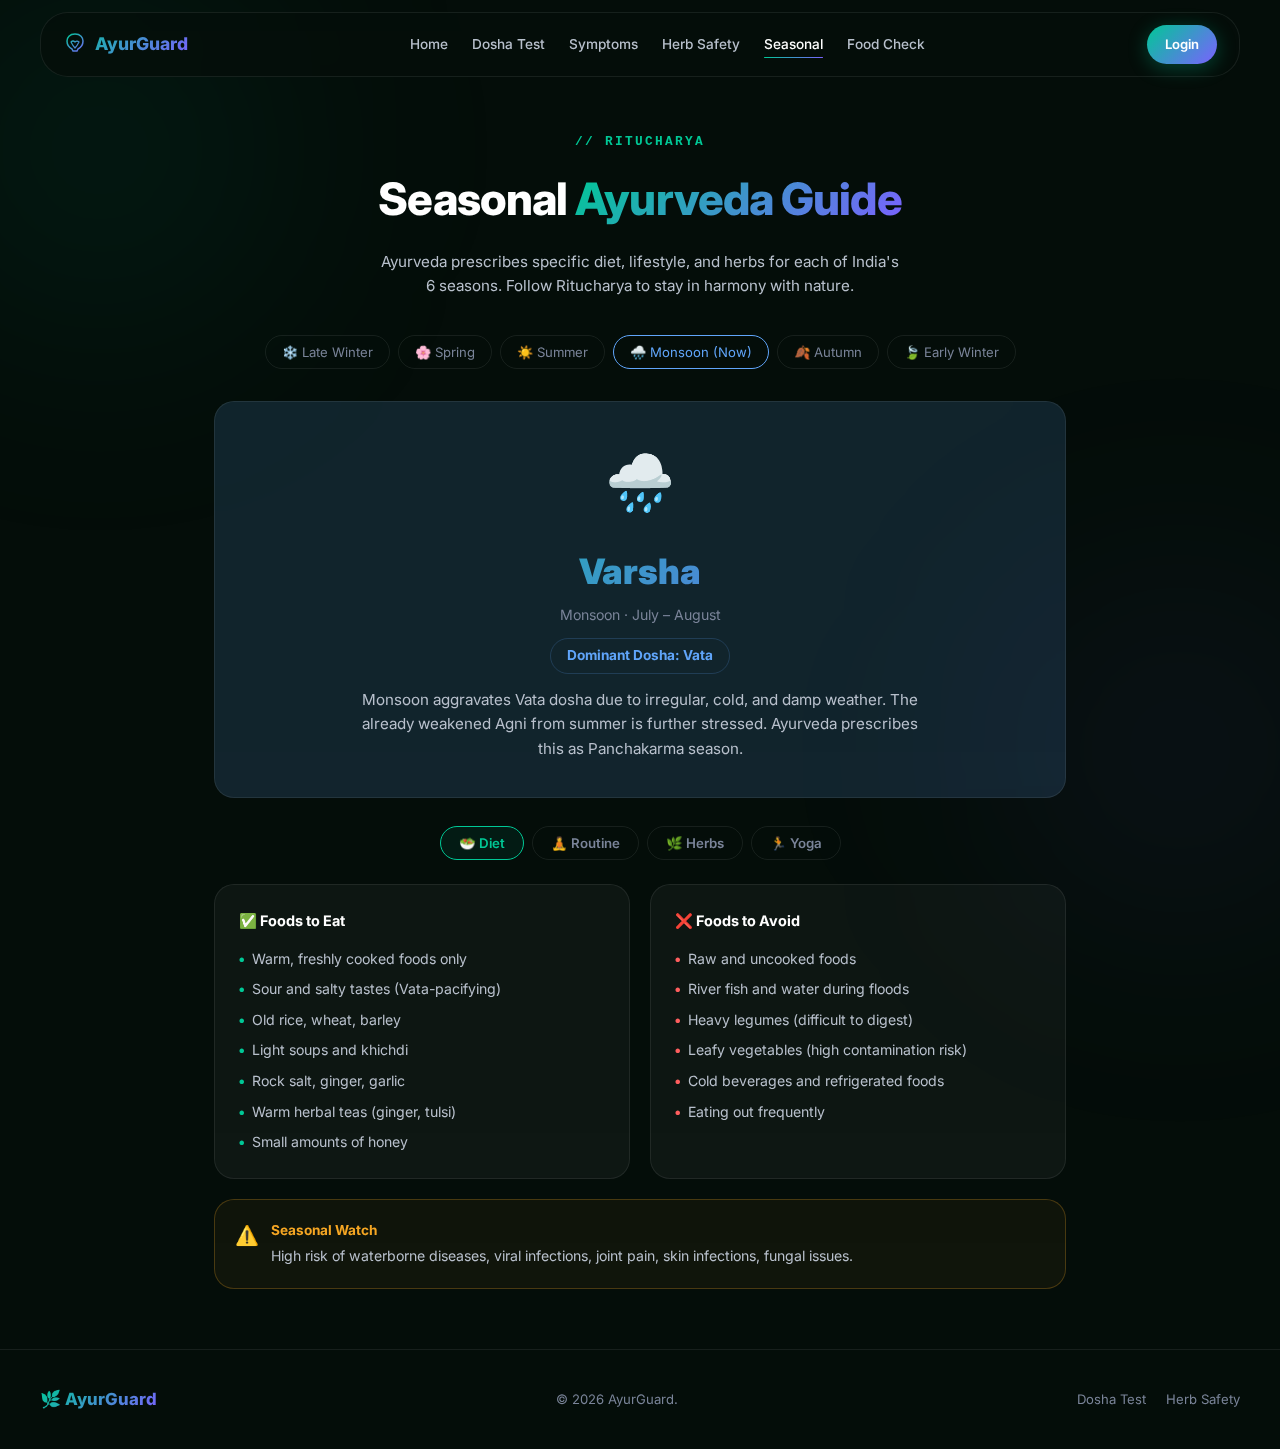
<file: test/seasonal-guide.html>
<!DOCTYPE html>
<html lang="en">

<head>
    <meta charset="UTF-8" />
    <meta name="viewport" content="width=device-width, initial-scale=1.0" />
    <meta name="description" content="AyurGuard Seasonal Guide — Ritucharya seasonal Ayurveda lifestyle advice" />
    <title>Seasonal Guide — AyurGuard</title>
    <link rel="preconnect" href="https://fonts.googleapis.com" />
    <link href="https://fonts.googleapis.com/css2?family=Inter:wght@400;500;600;700;800&display=swap"
        rel="stylesheet" />
    <link rel="stylesheet" href="style.css" />
</head>

<body>
    <div class="page-glow page-glow--tl" aria-hidden="true"></div>
    <div class="page-glow page-glow--br" aria-hidden="true"></div>

    <script src="app.js"></script>
    <script src="data/seasonal-db.js"></script>
    <script>AG_renderNav('seasonal');</script>

    <main class="page-wrapper">
        <div style="max-width:900px;margin:0 auto;padding:32px 24px 60px;position:relative;z-index:1">

            <div style="text-align:center;margin-bottom:36px" data-animate="fade-up">
                <span class="section-label">// Ritucharya</span>
                <h1 class="section-title">Seasonal <span class="gradient-text">Ayurveda Guide</span></h1>
                <p style="color:var(--text-secondary);max-width:520px;margin:0 auto;font-size:0.95rem">Ayurveda
                    prescribes specific diet, lifestyle, and herbs for each of India's 6 seasons. Follow Ritucharya to
                    stay in harmony with nature.</p>
            </div>

            <!-- Season Switcher -->
            <div class="season-switcher" id="seasonSwitcher" data-animate="fade-up"></div>

            <!-- Season Display -->
            <div id="seasonDisplay" data-animate="fade-up"></div>

        </div>
    </main>

    <footer class="footer">
        <div class="footer-container">
            <div class="footer-logo">🌿 AyurGuard</div>
            <p class="footer-copy">&copy; 2026 AyurGuard.</p>
            <div class="footer-links"><a href="dosha-test.html">Dosha Test</a><a href="herb-safety.html">Herb Safety</a>
            </div>
        </div>
    </footer>

    <script>
        let currentSeason = null;
        let activeTab = 'diet';

        document.addEventListener('DOMContentLoaded', () => {
            // Render season buttons
            const switcher = document.getElementById('seasonSwitcher');
            const current = getCurrentSeason();
            currentSeason = current ? current.name : Object.keys(SEASONS)[0];

            switcher.innerHTML = Object.values(SEASONS).map(s => `
    <button class="season-btn ${s.name === currentSeason ? 'active' : ''}" 
            onclick="loadSeason('${s.name}')"
            id="sbtn_${s.name}"
            style="${s.name === currentSeason ? `color:${s.color};border-color:${s.color}` : ''}">
      ${s.emoji} ${s.english} ${s.name === (current && current.name) ? '(Now)' : ''}
    </button>
  `).join('');

            loadSeason(currentSeason);
        });

        function loadSeason(name) {
            currentSeason = name;
            const s = SEASONS[name];
            activeTab = 'diet';

            // Update button styles
            document.querySelectorAll('.season-btn').forEach(b => {
                const bn = b.id.replace('sbtn_', '');
                const sc = SEASONS[bn].color;
                b.classList.toggle('active', bn === name);
                b.style.color = bn === name ? sc : '';
                b.style.borderColor = bn === name ? sc : '';
            });

            renderSeasonContent(s);
        }

        function setActiveTab(tab, s) {
            activeTab = tab;
            document.querySelectorAll('.season-tab').forEach(t => t.classList.toggle('active', t.dataset.tab === tab));
            document.getElementById('seasonTabContent').innerHTML = getTabContent(tab, s);
        }

        function renderSeasonContent(s) {
            document.getElementById('seasonDisplay').innerHTML = `
    <div class="season-hero glass-card" style="background:${s.colorDark}">
      <span class="season-emoji">${s.emoji}</span>
      <div class="season-name gradient-text">${s.name}</div>
      <div class="season-months">${s.english} · ${s.months}</div>
      <span class="season-dosha-badge" style="color:${s.color};border-color:${s.color}33">
        Dominant Dosha: ${s.dominantDosha}
      </span>
      <p class="season-desc">${s.description}</p>
    </div>

    <div class="season-tabs" id="seasonTabs">
      ${['diet', 'routine', 'herbs', 'yoga'].map(tab => `
        <button class="season-tab ${tab === activeTab ? 'active' : ''}" 
                data-tab="${tab}"
                onclick="setActiveTab('${tab}', SEASONS['${s.name}'])">
          ${{ diet: '🥗 Diet', routine: '🧘 Routine', herbs: '🌿 Herbs', yoga: '🏃 Yoga' }[tab]}
        </button>
      `).join('')}
    </div>

    <div id="seasonTabContent">
      ${getTabContent(activeTab, s)}
    </div>

    <!-- Warning card -->
    <div class="glass-card" style="padding:20px;border-color:rgba(245,166,35,0.25);background:rgba(245,166,35,0.05)">
      <div style="display:flex;gap:12px;align-items:flex-start">
        <span style="font-size:1.2rem">⚠️</span>
        <div>
          <div style="font-size:0.85rem;font-weight:700;color:var(--gold);margin-bottom:4px">Seasonal Watch</div>
          <div style="font-size:0.88rem;color:var(--text-secondary)">${s.warning}</div>
        </div>
      </div>
    </div>
  `;
        }

        function getTabContent(tab, s) {
            if (tab === 'diet') {
                return `
      <div class="season-content-grid">
        <div class="season-card glass-card">
          <div class="season-card__title">✅ Foods to Eat</div>
          <ul class="s-list">${s.diet.eat.map(i => `<li>${i}</li>`).join('')}</ul>
        </div>
        <div class="season-card glass-card">
          <div class="season-card__title">❌ Foods to Avoid</div>
          <ul class="s-list">${s.diet.avoid.map(i => `<li class="avoid">${i}</li>`).join('')}</ul>
        </div>
      </div>`;
            }
            if (tab === 'routine') {
                return `
      <div class="glass-card" style="padding:24px">
        <div style="display:grid;grid-template-columns:1fr 1fr;gap:16px">
          ${Object.entries(s.routine).map(([k, v]) => `
            <div style="padding:14px;background:rgba(255,255,255,0.03);border-radius:10px;border:1px solid var(--border)">
              <div style="font-size:0.75rem;text-transform:uppercase;letter-spacing:0.1em;color:var(--text-muted);font-weight:600;margin-bottom:5px">${k}</div>
              <div style="font-size:0.9rem;color:var(--text-secondary)">${v}</div>
            </div>
          `).join('')}
        </div>
      </div>`;
            }
            if (tab === 'herbs') {
                return `
      <div class="glass-card" style="padding:28px">
        <div style="font-size:0.85rem;color:var(--text-muted);margin-bottom:16px">Recommended herbs &amp; formulations for ${s.english}:</div>
        <div style="display:flex;flex-wrap:wrap;gap:10px">
          ${s.herbs.map(h => `<span style="background:rgba(0,200,150,0.1);border:1px solid rgba(0,200,150,0.25);color:var(--green);padding:8px 16px;border-radius:20px;font-size:0.88rem;font-weight:600">${h}</span>`).join('')}
        </div>
        <div style="margin-top:20px;padding-top:16px;border-top:1px solid var(--border);display:flex;gap:12px;align-items:flex-start">
          <span style="font-size:1.2rem">💡</span>
          <p style="font-size:0.85rem;color:var(--text-muted)">Consult a qualified Ayurvedic practitioner before starting herbal supplements. Some herbs interact with medications — use the <a href="herb-safety.html" style="color:var(--green)">Herb Safety Checker</a> to verify.</p>
        </div>
      </div>`;
            }
            if (tab === 'yoga') {
                return `
      <div class="glass-card" style="padding:28px">
        <div style="margin-bottom:20px">
          <div style="font-size:0.82rem;font-weight:700;text-transform:uppercase;letter-spacing:0.1em;color:var(--text-muted);margin-bottom:8px">🧘 Yoga Practice</div>
          <div style="font-size:0.95rem;color:var(--text-secondary);line-height:1.7">${s.yoga}</div>
        </div>
        <div style="padding-top:16px;border-top:1px solid var(--border)">
          <div style="font-size:0.82rem;font-weight:700;text-transform:uppercase;letter-spacing:0.1em;color:var(--text-muted);margin-bottom:8px">🌬️ Pranayama</div>
          <div style="font-size:0.95rem;color:var(--text-secondary);line-height:1.7">${s.pranayama}</div>
        </div>
      </div>`;
            }
            return '';
        }
    </script>
</body>

</html>
</file>
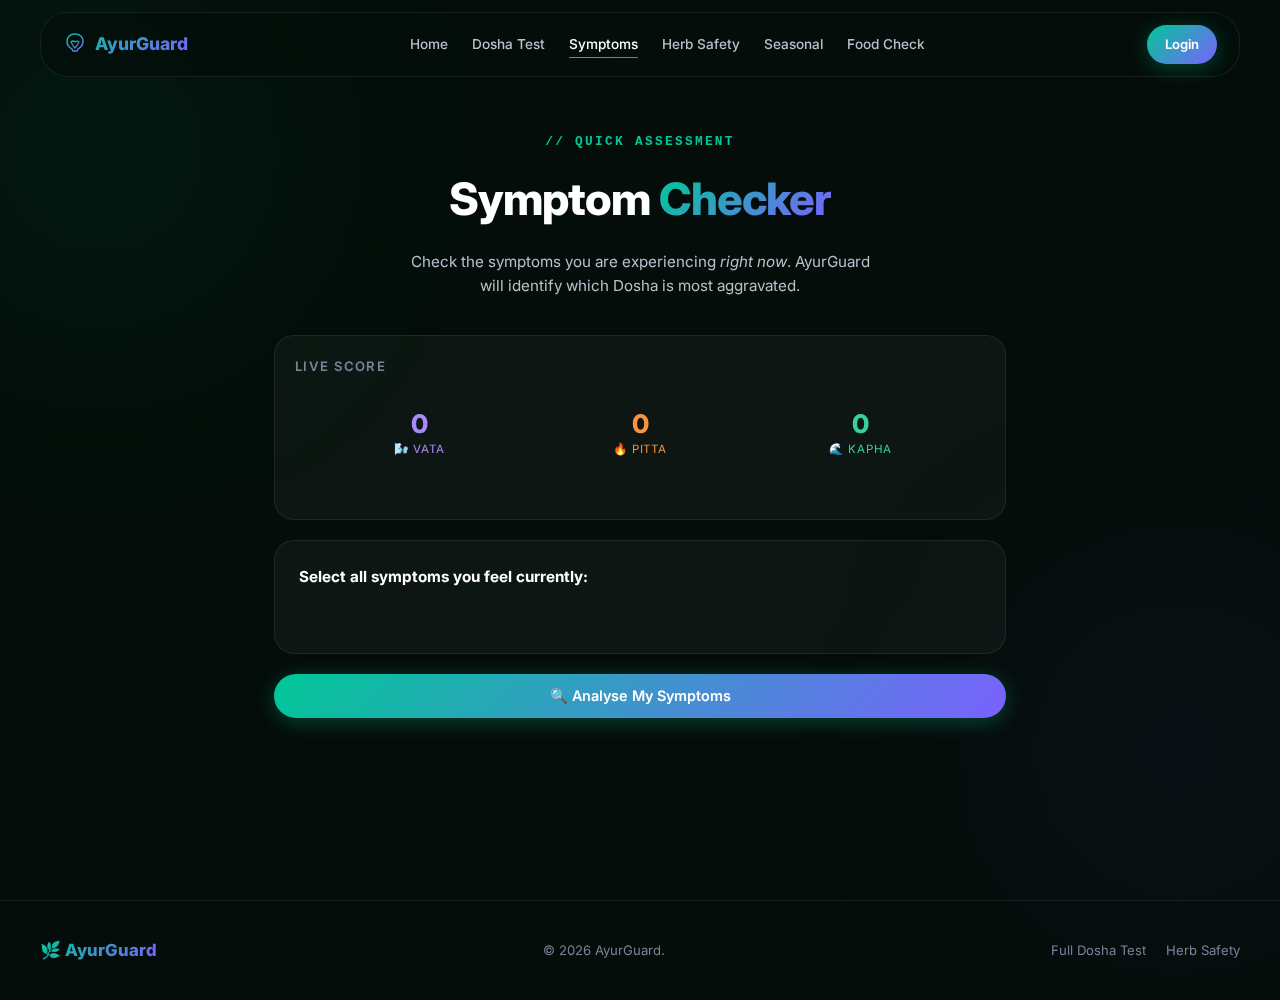
<file: test/symptom-checker.html>
<!DOCTYPE html>
<html lang="en">

<head>
    <meta charset="UTF-8" />
    <meta name="viewport" content="width=device-width, initial-scale=1.0" />
    <meta name="description" content="AyurGuard Symptom Checker — Detect Dosha imbalance from symptoms" />
    <title>Symptom Checker — AyurGuard</title>
    <link rel="preconnect" href="https://fonts.googleapis.com" />
    <link href="https://fonts.googleapis.com/css2?family=Inter:wght@400;500;600;700;800&display=swap"
        rel="stylesheet" />
    <link rel="stylesheet" href="style.css" />
</head>

<body>
    <div class="page-glow page-glow--tl" aria-hidden="true"></div>
    <div class="page-glow page-glow--br" aria-hidden="true"></div>

    <script src="app.js"></script>
    <script src="data/dosha-rules.js"></script>
    <script>AG_renderNav('symptoms');</script>

    <main class="page-wrapper">
        <div style="max-width:780px;margin:0 auto;padding:32px 24px 60px;position:relative;z-index:1">

            <div style="text-align:center;margin-bottom:36px" data-animate="fade-up">
                <span class="section-label">// Quick Assessment</span>
                <h1 class="section-title">Symptom <span class="gradient-text">Checker</span></h1>
                <p style="color:var(--text-secondary);max-width:480px;margin:0 auto;font-size:0.95rem">Check the
                    symptoms you are experiencing <em>right now</em>. AyurGuard will identify which Dosha is most
                    aggravated.</p>
            </div>

            <!-- Live Scores -->
            <div class="glass-card" style="padding:20px;margin-bottom:20px" data-animate="fade-up">
                <div
                    style="font-size:0.82rem;font-weight:600;color:var(--text-muted);text-transform:uppercase;letter-spacing:0.1em;margin-bottom:14px">
                    Live Score</div>
                <div class="symptom-scores">
                    <div class="sscore">
                        <div class="sscore__num" id="sv" style="color:#A78BFA">0</div>
                        <div class="sscore__label" style="color:#A78BFA">🌬️ Vata</div>
                    </div>
                    <div class="sscore">
                        <div class="sscore__num" id="sp" style="color:#FB923C">0</div>
                        <div class="sscore__label" style="color:#FB923C">🔥 Pitta</div>
                    </div>
                    <div class="sscore">
                        <div class="sscore__num" id="sk" style="color:#34D399">0</div>
                        <div class="sscore__label" style="color:#34D399">🌊 Kapha</div>
                    </div>
                </div>
            </div>

            <!-- Symptom Grid -->
            <div class="glass-card" style="padding:24px;margin-bottom:20px" data-animate="fade-up">
                <div style="font-size:0.95rem;font-weight:700;margin-bottom:16px">Select all symptoms you feel
                    currently:</div>
                <div class="symptom-grid" id="symptomGrid"></div>
            </div>

            <button class="btn btn-primary btn--full" onclick="analyzeSymptoms()" id="analyzeBtn" data-animate="fade-up"
                style="margin-bottom:20px">
                🔍 Analyse My Symptoms
            </button>

            <div id="symptomResult"></div>

        </div>
    </main>

    <footer class="footer">
        <div class="footer-container">
            <div class="footer-logo">🌿 AyurGuard</div>
            <p class="footer-copy">&copy; 2026 AyurGuard.</p>
            <div class="footer-links"><a href="dosha-test.html">Full Dosha Test</a><a href="herb-safety.html">Herb
                    Safety</a></div>
        </div>
    </footer>

    <script>
        const checked = new Set();
        const scores = { vata: 0, pitta: 0, kapha: 0 };

        document.addEventListener('DOMContentLoaded', () => {
            const grid = document.getElementById('symptomGrid');
            grid.innerHTML = QUICK_SYMPTOMS.map((s, i) => `
    <div class="symptom-item" id="si_${i}" onclick="toggleSymptom(${i})" role="checkbox" aria-checked="false" tabindex="0">
      <div class="symptom-check" id="sc_${i}">
        <svg viewBox="0 0 12 12" fill="none" stroke="white" stroke-width="2"><polyline points="2,6 5,9 10,3"/></svg>
      </div>
      <span class="symptom-label">${s.emoji} ${s.label}</span>
    </div>
  `).join('');

            // Keyboard support
            grid.querySelectorAll('.symptom-item').forEach((el, i) => {
                el.addEventListener('keydown', e => { if (e.key === ' ' || e.key === 'Enter') { e.preventDefault(); toggleSymptom(i); } });
            });
        });

        function toggleSymptom(i) {
            const s = QUICK_SYMPTOMS[i];
            const el = document.getElementById('si_' + i);
            const isChecked = checked.has(i);

            if (isChecked) {
                checked.delete(i);
                scores.vata -= s.vata;
                scores.pitta -= s.pitta;
                scores.kapha -= s.kapha;
                el.classList.remove('checked');
                el.setAttribute('aria-checked', 'false');
            } else {
                checked.add(i);
                scores.vata += s.vata;
                scores.pitta += s.pitta;
                scores.kapha += s.kapha;
                el.classList.add('checked');
                el.setAttribute('aria-checked', 'true');
            }
            updateLiveScores();
        }

        function updateLiveScores() {
            document.getElementById('sv').textContent = scores.vata;
            document.getElementById('sp').textContent = scores.pitta;
            document.getElementById('sk').textContent = scores.kapha;
        }

        function analyzeSymptoms() {
            if (checked.size === 0) {
                AG_toast('Please select at least one symptom.', 'error');
                return;
            }

            const dominant = AG_getDominantDosha(scores);
            const profile = DOSHA_PROFILES[dominant];
            const resultEl = document.getElementById('symptomResult');

            const checkedSymptoms = [...checked].map(i => QUICK_SYMPTOMS[i]);
            const relatedSymptoms = checkedSymptoms.filter(s => s[dominant.toLowerCase()] > 0);

            resultEl.innerHTML = `
    <div class="dosha-result" style="animation:fadeInUp 0.4s ease">
      <div class="glass-card" style="padding:28px;margin-bottom:16px;text-align:center;background:${profile.colorDark}">
        <div style="font-size:3rem;margin-bottom:10px">${profile.emoji}</div>
        <div style="font-size:1.6rem;font-weight:900;margin-bottom:6px">${dominant} Aggravation</div>
        <div style="color:${profile.color};font-weight:600;font-size:0.88rem;margin-bottom:12px">${profile.element}</div>
        <p style="color:var(--text-secondary);font-size:0.9rem;max-width:420px;margin:0 auto">${profile.description}</p>
      </div>

      <div style="display:grid;grid-template-columns:1fr 1fr;gap:16px;margin-bottom:16px">
        <div class="glass-card" style="padding:20px">
          <div style="font-size:0.82rem;font-weight:700;text-transform:uppercase;letter-spacing:0.1em;color:var(--text-muted);margin-bottom:12px">Your Symptoms Indicate</div>
          <ul style="list-style:none;display:flex;flex-direction:column;gap:8px">
            ${relatedSymptoms.slice(0, 5).map(s => `<li style="font-size:0.88rem;color:var(--text-secondary);display:flex;gap:8px"><span>${s.emoji}</span>${s.label}</li>`).join('')}
          </ul>
        </div>
        <div class="glass-card" style="padding:20px">
          <div style="font-size:0.82rem;font-weight:700;text-transform:uppercase;letter-spacing:0.1em;color:var(--text-muted);margin-bottom:12px">Immediate Remedies</div>
          <ul style="list-style:none;display:flex;flex-direction:column;gap:8px">
            ${profile.eat.slice(0, 4).map(i => `<li style="font-size:0.88rem;color:var(--text-secondary);display:flex;gap:8px"><span style="color:var(--green)">▸</span>${i}</li>`).join('')}
          </ul>
        </div>
      </div>

      <div class="glass-card" style="padding:20px;margin-bottom:16px">
        <div style="font-size:0.82rem;font-weight:700;text-transform:uppercase;letter-spacing:0.1em;color:var(--text-muted);margin-bottom:12px">🌿 Suggested Herbs</div>
        <div style="display:flex;flex-wrap:wrap;gap:8px">
          ${profile.herbs.map(h => `<span style="background:rgba(0,200,150,0.1);border:1px solid rgba(0,200,150,0.25);color:var(--green);padding:5px 12px;border-radius:20px;font-size:0.83rem;font-weight:600">${h}</span>`).join('')}
        </div>
      </div>

      <div style="display:flex;gap:12px;flex-wrap:wrap;justify-content:center">
        <a href="dosha-test.html" class="btn btn-primary">Take Full Dosha Test</a>
        <a href="herb-safety.html" class="btn btn-outline">Check Herb Safety</a>
      </div>
    </div>
  `;

            resultEl.scrollIntoView({ behavior: 'smooth', block: 'nearest' });
        }
    </script>
</body>

</html>
</file>
<file: test/style.css>
/* =============================================
   AyurGuard — style.css
   Dark teal-green + gold Ayurvedic theme
   ============================================= */

*,
*::before,
*::after {
    box-sizing: border-box;
    margin: 0;
    padding: 0;
}

:root {
    --bg: #040D09;
    --bg-alt: #071210;
    --bg-card: rgba(255, 255, 255, 0.04);
    --border: rgba(255, 255, 255, 0.08);
    --border-g: rgba(0, 200, 150, 0.35);

    --green: #00C896;
    --green-d: #00A87A;
    --gold: #F5A623;
    --gold-d: #D4891B;
    --purple: #7B61FF;
    --red: #FF5E5E;
    --blue: #4DA3FF;

    --text-primary: #FFFFFF;
    --text-secondary: #B8C0CC;
    --text-muted: #7A8499;

    --glass-bg: rgba(4, 20, 14, 0.7);
    --glass-blur: blur(20px);

    --gradient: linear-gradient(135deg, #00C896, #7B61FF);
    --gradient-g: linear-gradient(135deg, #00C896, #00A87A);
    --gradient-gold: linear-gradient(135deg, #F5A623, #E07B00);
    --glow: 0 0 30px rgba(0, 200, 150, 0.25), 0 0 60px rgba(123, 97, 255, 0.1);

    --r-sm: 8px;
    --r-md: 14px;
    --r-lg: 20px;
    --r-xl: 28px;
    --r-full: 9999px;

    --trans: 0.35s cubic-bezier(0.4, 0, 0.2, 1);
    --font: 'Inter', 'Poppins', system-ui, sans-serif;
}

html {
    scroll-behavior: smooth;
    scroll-padding-top: 90px;
}

body {
    font-family: var(--font);
    background: var(--bg);
    color: var(--text-primary);
    line-height: 1.6;
    overflow-x: hidden;
    min-height: 100vh;
}

a {
    text-decoration: none;
    color: inherit;
}

img,
svg {
    display: block;
}

input,
textarea,
select,
button {
    font-family: inherit;
}

::-webkit-scrollbar {
    width: 5px;
}

::-webkit-scrollbar-track {
    background: var(--bg);
}

::-webkit-scrollbar-thumb {
    background: var(--green);
    border-radius: var(--r-full);
}

/* ---- UTILITY ---- */
.gradient-text {
    background: var(--gradient);
    -webkit-background-clip: text;
    -webkit-text-fill-color: transparent;
    background-clip: text;
}

.gold-text {
    background: var(--gradient-gold);
    -webkit-background-clip: text;
    -webkit-text-fill-color: transparent;
    background-clip: text;
}

.glass-card {
    background: rgba(255, 255, 255, 0.04);
    border: 1px solid var(--border);
    backdrop-filter: var(--glass-blur);
    -webkit-backdrop-filter: var(--glass-blur);
    border-radius: var(--r-lg);
}

.section {
    padding: 90px 0;
}

.section-container {
    width: 100%;
    max-width: 1200px;
    margin: 0 auto;
    padding: 0 24px;
}

.section-header {
    text-align: center;
    margin-bottom: 56px;
}

.section-label {
    display: block;
    font-size: 0.8rem;
    font-weight: 700;
    letter-spacing: 0.18em;
    text-transform: uppercase;
    color: var(--green);
    font-family: 'Courier New', monospace;
    margin-bottom: 12px;
}

.section-title {
    font-size: clamp(1.9rem, 4vw, 2.8rem);
    font-weight: 800;
    letter-spacing: -0.02em;
    margin-bottom: 14px;
}

.section-sub {
    font-size: 1rem;
    color: var(--text-secondary);
    max-width: 520px;
    margin: 0 auto;
}

/* ---- BUTTONS ---- */
.btn {
    display: inline-flex;
    align-items: center;
    gap: 8px;
    padding: 13px 26px;
    border-radius: var(--r-full);
    font-weight: 600;
    font-size: 0.9rem;
    cursor: pointer;
    border: none;
    transition: var(--trans);
    white-space: nowrap;
    position: relative;
    overflow: hidden;
}

.btn svg {
    width: 18px;
    height: 18px;
    flex-shrink: 0;
}

.btn-primary {
    background: var(--gradient);
    color: #fff;
    box-shadow: 0 4px 20px rgba(0, 200, 150, 0.3);
}

.btn-primary:hover {
    transform: translateY(-2px);
    box-shadow: 0 8px 36px rgba(0, 200, 150, 0.45);
}

.btn-gold {
    background: var(--gradient-gold);
    color: #fff;
    box-shadow: 0 4px 20px rgba(245, 166, 35, 0.3);
}

.btn-gold:hover {
    transform: translateY(-2px);
    box-shadow: 0 8px 36px rgba(245, 166, 35, 0.45);
}

.btn-outline {
    background: transparent;
    color: var(--text-primary);
    border: 1.5px solid var(--border);
}

.btn-outline:hover {
    border-color: var(--green);
    color: var(--green);
    transform: translateY(-2px);
    box-shadow: 0 0 18px rgba(0, 200, 150, 0.2);
}

.btn-ghost {
    background: rgba(0, 200, 150, 0.08);
    color: var(--green);
    border: 1px solid rgba(0, 200, 150, 0.25);
}

.btn-ghost:hover {
    background: rgba(0, 200, 150, 0.15);
    transform: translateY(-1px);
}

.btn-sm {
    padding: 9px 18px;
    font-size: 0.82rem;
}

.btn-lg {
    padding: 16px 36px;
    font-size: 1rem;
}

.btn--full {
    width: 100%;
    justify-content: center;
}

.btn:disabled {
    opacity: 0.5;
    pointer-events: none;
}

/* ---- PARTICLES ---- */
.particles {
    position: fixed;
    inset: 0;
    pointer-events: none;
    z-index: 0;
    overflow: hidden;
}

.particle {
    position: absolute;
    border-radius: 50%;
    opacity: 0;
    animation: pfloat linear infinite;
}

.particle {
    background: var(--gradient);
}

.particle:nth-child(odd) {
    background: var(--gradient-gold);
}

.particle:nth-child(1) {
    width: 3px;
    height: 3px;
    left: 5%;
    animation-duration: 20s;
    animation-delay: 0s;
}

.particle:nth-child(2) {
    width: 2px;
    height: 2px;
    left: 14%;
    animation-duration: 24s;
    animation-delay: 3s;
}

.particle:nth-child(3) {
    width: 4px;
    height: 4px;
    left: 23%;
    animation-duration: 17s;
    animation-delay: 6s;
}

.particle:nth-child(4) {
    width: 2px;
    height: 2px;
    left: 33%;
    animation-duration: 27s;
    animation-delay: 1s;
}

.particle:nth-child(5) {
    width: 3px;
    height: 3px;
    left: 45%;
    animation-duration: 21s;
    animation-delay: 8s;
}

.particle:nth-child(6) {
    width: 2px;
    height: 2px;
    left: 55%;
    animation-duration: 15s;
    animation-delay: 2s;
}

.particle:nth-child(7) {
    width: 4px;
    height: 4px;
    left: 65%;
    animation-duration: 25s;
    animation-delay: 5s;
}

.particle:nth-child(8) {
    width: 2px;
    height: 2px;
    left: 74%;
    animation-duration: 19s;
    animation-delay: 9s;
}

.particle:nth-child(9) {
    width: 3px;
    height: 3px;
    left: 83%;
    animation-duration: 22s;
    animation-delay: 4s;
}

.particle:nth-child(10) {
    width: 2px;
    height: 2px;
    left: 91%;
    animation-duration: 18s;
    animation-delay: 7s;
}

.particle:nth-child(11) {
    width: 3px;
    height: 3px;
    left: 10%;
    animation-duration: 29s;
    animation-delay: 10s;
}

.particle:nth-child(12) {
    width: 2px;
    height: 2px;
    left: 39%;
    animation-duration: 16s;
    animation-delay: 11s;
}

.particle:nth-child(13) {
    width: 4px;
    height: 4px;
    left: 60%;
    animation-duration: 23s;
    animation-delay: 2.5s;
}

.particle:nth-child(14) {
    width: 2px;
    height: 2px;
    left: 80%;
    animation-duration: 26s;
    animation-delay: 6.5s;
}

@keyframes pfloat {
    0% {
        transform: translateY(105vh);
        opacity: 0;
    }

    8% {
        opacity: 0.5;
    }

    90% {
        opacity: 0.25;
    }

    100% {
        transform: translateY(-5vh);
        opacity: 0;
    }
}

/* ========================================================
   NAVBAR
   ======================================================== */
.navbar {
    position: fixed;
    top: 12px;
    left: 50%;
    transform: translateX(-50%);
    width: calc(100% - 40px);
    max-width: 1200px;
    z-index: 1000;
    background: rgba(4, 13, 9, 0.75);
    backdrop-filter: blur(20px);
    -webkit-backdrop-filter: blur(20px);
    border: 1px solid var(--border);
    border-radius: var(--r-xl);
    transition: var(--trans);
}

.navbar.scrolled {
    box-shadow: var(--glow);
    background: rgba(4, 13, 9, 0.9);
    top: 6px;
}

.nav-container {
    display: flex;
    align-items: center;
    justify-content: space-between;
    padding: 12px 22px;
    gap: 12px;
}

.nav-logo {
    display: flex;
    align-items: center;
    gap: 8px;
    font-weight: 800;
    font-size: 1.1rem;
    background: var(--gradient);
    -webkit-background-clip: text;
    -webkit-text-fill-color: transparent;
    background-clip: text;
    flex-shrink: 0;
}

.nav-logo svg {
    flex-shrink: 0;
}

.nav-menu {
    display: flex;
    align-items: center;
    gap: 24px;
}

.nav-link {
    font-size: 0.85rem;
    font-weight: 500;
    color: var(--text-secondary);
    position: relative;
    transition: color var(--trans);
}

.nav-link::after {
    content: '';
    position: absolute;
    bottom: -3px;
    left: 0;
    width: 0;
    height: 1.5px;
    background: var(--gradient);
    transition: width var(--trans);
    border-radius: var(--r-full);
}

.nav-link:hover,
.nav-link.active {
    color: var(--text-primary);
}

.nav-link:hover::after,
.nav-link.active::after {
    width: 100%;
}

.nav-actions {
    display: flex;
    align-items: center;
    gap: 10px;
    flex-shrink: 0;
}

.nav-user {
    display: flex;
    align-items: center;
    gap: 6px;
    font-size: 0.85rem;
    color: var(--text-secondary);
    font-weight: 500;
}

.nav-user__dot {
    width: 7px;
    height: 7px;
    border-radius: 50%;
    background: var(--green);
    flex-shrink: 0;
    box-shadow: 0 0 8px var(--green);
    animation: dotPulse 2s ease-in-out infinite;
}

@keyframes dotPulse {

    0%,
    100% {
        opacity: 1;
    }

    50% {
        opacity: 0.4;
    }
}

.hamburger {
    display: none;
    flex-direction: column;
    gap: 5px;
    background: none;
    border: none;
    cursor: pointer;
    padding: 4px;
}

.hamburger span {
    display: block;
    width: 20px;
    height: 2px;
    background: var(--text-secondary);
    border-radius: 2px;
    transition: var(--trans);
}

.hamburger.open span:nth-child(1) {
    transform: rotate(45deg) translate(5px, 5px);
    background: var(--green);
}

.hamburger.open span:nth-child(2) {
    opacity: 0;
}

.hamburger.open span:nth-child(3) {
    transform: rotate(-45deg) translate(5px, -5px);
    background: var(--green);
}

/* ========================================================
   PAGE WRAPPER (all interior pages)
   ======================================================== */
.page-wrapper {
    padding-top: 100px;
    min-height: 100vh;
    position: relative;
    z-index: 1;
}

.page-glow {
    position: fixed;
    width: 500px;
    height: 500px;
    border-radius: 50%;
    filter: blur(120px);
    pointer-events: none;
    z-index: 0;
}

.page-glow--tl {
    background: radial-gradient(circle, rgba(0, 200, 150, 0.12) 0%, transparent 70%);
    top: -100px;
    left: -150px;
}

.page-glow--br {
    background: radial-gradient(circle, rgba(123, 97, 255, 0.10) 0%, transparent 70%);
    bottom: -100px;
    right: -150px;
}

/* ========================================================
   HOME — HERO
   ======================================================== */
.hero {
    min-height: 100vh;
    display: flex;
    align-items: center;
    position: relative;
    overflow: hidden;
    padding: 120px 24px 80px;
}

.hero-bg-glow {
    position: absolute;
    border-radius: 50%;
    filter: blur(100px);
    pointer-events: none;
}

.hero-bg-glow--1 {
    width: 700px;
    height: 700px;
    background: radial-gradient(circle, rgba(0, 200, 150, 0.12) 0%, transparent 70%);
    top: -200px;
    left: -200px;
}

.hero-bg-glow--2 {
    width: 500px;
    height: 500px;
    background: radial-gradient(circle, rgba(123, 97, 255, 0.1) 0%, transparent 70%);
    bottom: -100px;
    right: -100px;
}

.hero-container {
    width: 100%;
    max-width: 1200px;
    margin: 0 auto;
    display: grid;
    grid-template-columns: 1fr 1fr;
    gap: 64px;
    align-items: center;
    position: relative;
    z-index: 1;
}

/* Hero Left */
.hero-content {
    display: flex;
    flex-direction: column;
    gap: 22px;
}

.hero-badge {
    display: inline-flex;
    align-items: center;
    gap: 8px;
    font-size: 0.82rem;
    font-weight: 600;
    color: var(--green);
    background: rgba(0, 200, 150, 0.1);
    border: 1px solid rgba(0, 200, 150, 0.25);
    padding: 6px 14px;
    border-radius: var(--r-full);
    width: fit-content;
    letter-spacing: 0.04em;
}

.hero-badge__dot {
    width: 6px;
    height: 6px;
    border-radius: 50%;
    background: var(--green);
    animation: dotPulse 2s infinite;
}

.hero-heading {
    font-size: clamp(2.4rem, 5vw, 4rem);
    font-weight: 900;
    line-height: 1.05;
    letter-spacing: -0.03em;
}

.hero-sub {
    font-size: 1.05rem;
    color: var(--text-secondary);
    line-height: 1.75;
    max-width: 460px;
}

.hero-actions {
    display: flex;
    gap: 14px;
    flex-wrap: wrap;
}

.hero-stats {
    display: flex;
    gap: 28px;
}

.hero-stat__num {
    font-size: 1.4rem;
    font-weight: 800;
}

.hero-stat__label {
    font-size: 0.75rem;
    color: var(--text-muted);
    margin-top: 2px;
}

/* Hero Right — leaf/mandala visual */
.hero-visual {
    display: flex;
    justify-content: center;
    align-items: center;
    animation: hfloat 7s ease-in-out infinite;
}

@keyframes hfloat {

    0%,
    100% {
        transform: translateY(0);
    }

    50% {
        transform: translateY(-18px);
    }
}

.visual-mandala {
    position: relative;
    width: 340px;
    height: 340px;
    display: flex;
    align-items: center;
    justify-content: center;
}

.mandala-ring {
    position: absolute;
    border-radius: 50%;
    border: 1px solid;
    animation: mrotate linear infinite;
}

.mandala-ring--1 {
    inset: 0;
    border-color: rgba(0, 200, 150, 0.35) transparent;
    animation-duration: 14s;
}

.mandala-ring--2 {
    inset: 30px;
    border-color: transparent rgba(0, 200, 150, 0.25);
    animation-duration: 9s;
    animation-direction: reverse;
}

.mandala-ring--3 {
    inset: 60px;
    border-color: rgba(123, 97, 255, 0.3) transparent;
    animation-duration: 6s;
}

.mandala-ring--4 {
    inset: 90px;
    border-color: transparent rgba(245, 166, 35, 0.25);
    animation-duration: 4s;
    animation-direction: reverse;
}

@keyframes mrotate {
    from {
        transform: rotate(0deg);
    }

    to {
        transform: rotate(360deg);
    }
}

.mandala-svg {
    position: absolute;
    inset: 0;
    width: 100%;
    height: 100%;
}

.mandala-center {
    position: absolute;
    width: 80px;
    height: 80px;
    border-radius: 50%;
    background: radial-gradient(circle, rgba(0, 200, 150, 0.3) 0%, transparent 70%);
    animation: cpulse 3s ease-in-out infinite;
}

@keyframes cpulse {

    0%,
    100% {
        transform: scale(1);
        opacity: 0.8;
    }

    50% {
        transform: scale(1.3);
        opacity: 0.4;
    }
}

.mandala-orb {
    position: absolute;
    border-radius: 50%;
    filter: blur(14px);
    animation: orbD ease-in-out infinite;
}

.mandala-orb--1 {
    width: 50px;
    height: 50px;
    background: var(--green);
    opacity: 0.3;
    top: 20px;
    right: 50px;
    animation-duration: 8s;
}

.mandala-orb--2 {
    width: 35px;
    height: 35px;
    background: var(--gold);
    opacity: 0.25;
    bottom: 30px;
    left: 40px;
    animation-duration: 6s;
    animation-delay: 2s;
}

.mandala-orb--3 {
    width: 25px;
    height: 25px;
    background: var(--purple);
    opacity: 0.3;
    bottom: 70px;
    right: 30px;
    animation-duration: 5s;
    animation-delay: 1s;
}

@keyframes orbD {

    0%,
    100% {
        transform: translate(0, 0);
    }

    33% {
        transform: translate(8px, -10px);
    }

    66% {
        transform: translate(-8px, 6px);
    }
}

/* ========================================================
   HOME — FEATURE CARDS
   ======================================================== */
.features-grid {
    display: grid;
    grid-template-columns: repeat(3, 1fr);
    gap: 20px;
}

.feature-card {
    padding: 28px;
    border-radius: var(--r-lg);
    background: rgba(255, 255, 255, 0.04);
    border: 1px solid var(--border);
    display: flex;
    flex-direction: column;
    gap: 14px;
    cursor: pointer;
    transition: var(--trans);
    text-decoration: none;
    color: inherit;
    position: relative;
    overflow: hidden;
}

.feature-card::before {
    content: '';
    position: absolute;
    inset: 0;
    background: var(--gradient);
    opacity: 0;
    transition: opacity var(--trans);
    z-index: 0;
}

.feature-card::after {
    content: '';
    position: absolute;
    inset: 1px;
    border-radius: calc(var(--r-lg) - 1px);
    background: rgba(4, 13, 9, 0.96);
    z-index: 0;
}

.feature-card>* {
    position: relative;
    z-index: 1;
}

.feature-card:hover {
    transform: translateY(-6px);
    box-shadow: 0 20px 50px rgba(0, 200, 150, 0.15);
    border-color: transparent;
}

.feature-card:hover::before {
    opacity: 1;
}

.feature-card__icon {
    width: 48px;
    height: 48px;
    background: rgba(0, 200, 150, 0.1);
    border: 1px solid rgba(0, 200, 150, 0.2);
    border-radius: var(--r-md);
    display: flex;
    align-items: center;
    justify-content: center;
    padding: 10px;
    transition: var(--trans);
}

.feature-card__icon svg {
    width: 100%;
    height: 100%;
}

.feature-card:hover .feature-card__icon {
    background: rgba(0, 200, 150, 0.2);
    box-shadow: 0 0 18px rgba(0, 200, 150, 0.3);
}

.feature-card__title {
    font-size: 1rem;
    font-weight: 700;
}

.feature-card__desc {
    font-size: 0.88rem;
    color: var(--text-secondary);
    line-height: 1.65;
}

.feature-card__link {
    font-size: 0.82rem;
    font-weight: 600;
    color: var(--green);
    display: flex;
    align-items: center;
    gap: 6px;
    margin-top: auto;
    transition: gap var(--trans);
}

.feature-card:hover .feature-card__link {
    gap: 10px;
}

/* ========================================================
   HOW IT WORKS
   ======================================================== */
.steps-grid {
    display: grid;
    grid-template-columns: repeat(3, 1fr);
    gap: 28px;
}

.step-card {
    text-align: center;
    padding: 32px 24px;
}

.step-card__num {
    width: 48px;
    height: 48px;
    border-radius: 50%;
    background: var(--gradient);
    display: flex;
    align-items: center;
    justify-content: center;
    font-weight: 800;
    font-size: 1.1rem;
    margin: 0 auto 20px;
}

.step-card__title {
    font-size: 1.05rem;
    font-weight: 700;
    margin-bottom: 10px;
}

.step-card__desc {
    font-size: 0.88rem;
    color: var(--text-secondary);
    line-height: 1.7;
}

.steps-connector {
    display: grid;
    grid-template-columns: 1fr auto 1fr;
    align-items: center;
    gap: 0;
}

/* ========================================================
   LOGIN / REGISTER PAGE
   ======================================================== */
.auth-page {
    display: flex;
    align-items: center;
    justify-content: center;
    min-height: 100vh;
    padding: 100px 24px 40px;
    position: relative;
    z-index: 1;
}

.auth-card {
    width: 100%;
    max-width: 480px;
    padding: 40px;
}

.auth-logo {
    text-align: center;
    margin-bottom: 28px;
}

.auth-logo__icon {
    width: 56px;
    height: 56px;
    margin: 0 auto 12px;
    display: flex;
    align-items: center;
    justify-content: center;
    background: rgba(0, 200, 150, 0.1);
    border: 1px solid rgba(0, 200, 150, 0.25);
    border-radius: 16px;
}

.auth-logo__text {
    font-size: 1.4rem;
    font-weight: 800;
    background: var(--gradient);
    -webkit-background-clip: text;
    -webkit-text-fill-color: transparent;
    background-clip: text;
}

.auth-tabs {
    display: flex;
    gap: 0;
    background: rgba(255, 255, 255, 0.04);
    border-radius: var(--r-md);
    padding: 4px;
    margin-bottom: 28px;
}

.auth-tab {
    flex: 1;
    padding: 10px;
    border: none;
    background: none;
    color: var(--text-muted);
    font-weight: 600;
    font-size: 0.9rem;
    cursor: pointer;
    border-radius: var(--r-sm);
    transition: var(--trans);
}

.auth-tab.active {
    background: rgba(0, 200, 150, 0.15);
    color: var(--green);
}

.auth-form {
    display: flex;
    flex-direction: column;
    gap: 18px;
}

.form-group {
    display: flex;
    flex-direction: column;
    gap: 7px;
}

.form-group label {
    font-size: 0.83rem;
    font-weight: 600;
    color: var(--text-secondary);
}

.form-row {
    display: grid;
    grid-template-columns: 1fr 1fr;
    gap: 14px;
}

input,
textarea,
select {
    background: rgba(255, 255, 255, 0.04);
    border: 1.5px solid var(--border);
    border-radius: var(--r-md);
    color: var(--text-primary);
    font-size: 0.9rem;
    padding: 12px 16px;
    transition: var(--trans);
    outline: none;
    width: 100%;
}

input::placeholder,
textarea::placeholder {
    color: var(--text-muted);
}

input:focus,
textarea:focus,
select:focus {
    border-color: var(--green);
    background: rgba(0, 200, 150, 0.06);
    box-shadow: 0 0 0 3px rgba(0, 200, 150, 0.12);
}

input.error,
select.error {
    border-color: var(--red) !important;
}

select option {
    background: var(--bg-alt);
    color: var(--text-primary);
}

.form-error {
    font-size: 0.78rem;
    color: var(--red);
    margin-top: 2px;
}

.auth-divider {
    text-align: center;
    color: var(--text-muted);
    font-size: 0.82rem;
    position: relative;
}

.auth-divider::before,
.auth-divider::after {
    content: '';
    position: absolute;
    top: 50%;
    width: 42%;
    height: 1px;
    background: var(--border);
}

.auth-divider::before {
    left: 0;
}

.auth-divider::after {
    right: 0;
}

/* ========================================================
   DASHBOARD PAGE
   ======================================================== */
.dashboard-grid {
    display: grid;
    grid-template-columns: repeat(3, 1fr);
    gap: 20px;
    margin-bottom: 28px;
}

.dash-stat {
    padding: 24px;
    display: flex;
    flex-direction: column;
    gap: 10px;
}

.dash-stat__label {
    font-size: 0.78rem;
    text-transform: uppercase;
    letter-spacing: 0.1em;
    color: var(--text-muted);
    font-weight: 600;
}

.dash-stat__val {
    font-size: 2rem;
    font-weight: 800;
    line-height: 1;
}

.dash-stat__sub {
    font-size: 0.82rem;
    color: var(--text-muted);
}

.dash-dosha-badge {
    display: inline-flex;
    align-items: center;
    gap: 6px;
    padding: 5px 14px;
    border-radius: var(--r-full);
    font-size: 0.8rem;
    font-weight: 700;
    border: 1px solid currentColor;
    width: fit-content;
}

/* Health chart */
.chart-wrap {
    padding: 28px;
}

.chart-title {
    font-size: 1rem;
    font-weight: 700;
    margin-bottom: 24px;
}

.chart {
    display: flex;
    align-items: flex-end;
    gap: 10px;
    height: 150px;
}

.chart-bar-group {
    display: flex;
    flex-direction: column;
    align-items: center;
    gap: 8px;
    flex: 1;
}

.chart-bars {
    display: flex;
    gap: 4px;
    align-items: flex-end;
    height: 120px;
    flex: 1;
    width: 100%;
}

.chart-bar {
    flex: 1;
    border-radius: 4px 4px 0 0;
    min-height: 4px;
    transition: height 0.6s cubic-bezier(0.4, 0, 0.2, 1);
}

.chart-bar--vata {
    background: linear-gradient(to top, #7B61FF, #A78BFA);
}

.chart-bar--pitta {
    background: linear-gradient(to top, #FB923C, #FCD34D);
}

.chart-bar--kapha {
    background: linear-gradient(to top, #34D399, #6EE7B7);
}

.chart-day {
    font-size: 0.72rem;
    color: var(--text-muted);
}

.chart-legend {
    display: flex;
    gap: 16px;
    margin-top: 16px;
    justify-content: center;
}

.legend-item {
    display: flex;
    align-items: center;
    gap: 6px;
    font-size: 0.78rem;
    color: var(--text-secondary);
}

.legend-dot {
    width: 10px;
    height: 10px;
    border-radius: 50%;
}

/* Quick actions */
.quick-actions {
    display: grid;
    grid-template-columns: repeat(4, 1fr);
    gap: 16px;
}

.qa-card {
    padding: 20px;
    display: flex;
    flex-direction: column;
    align-items: center;
    text-align: center;
    gap: 10px;
    cursor: pointer;
    text-decoration: none;
    color: inherit;
    transition: var(--trans);
    border-radius: var(--r-lg);
}

.qa-card:hover {
    background: rgba(0, 200, 150, 0.06);
    transform: translateY(-3px);
}

.qa-card__icon {
    width: 44px;
    height: 44px;
    border-radius: var(--r-md);
    display: flex;
    align-items: center;
    justify-content: center;
    background: rgba(0, 200, 150, 0.08);
    border: 1px solid rgba(0, 200, 150, 0.2);
}

.qa-card__label {
    font-size: 0.82rem;
    font-weight: 600;
}

/* Today's recommendations */
.reco-grid {
    display: grid;
    grid-template-columns: 1fr 1fr;
    gap: 20px;
}

.reco-card {
    padding: 24px;
}

.reco-card__title {
    font-size: 0.95rem;
    font-weight: 700;
    margin-bottom: 16px;
    display: flex;
    align-items: center;
    gap: 8px;
}

.reco-list {
    list-style: none;
    display: flex;
    flex-direction: column;
    gap: 8px;
}

.reco-list li {
    display: flex;
    align-items: flex-start;
    gap: 10px;
    font-size: 0.88rem;
    color: var(--text-secondary);
}

.reco-list li::before {
    content: '';
    width: 6px;
    height: 6px;
    border-radius: 50%;
    background: var(--green);
    flex-shrink: 0;
    margin-top: 6px;
}

.reco-list li.avoid::before {
    background: var(--red);
}

/* ========================================================
   DOSHA TEST PAGE
   ======================================================== */
.dosha-test-wrap {
    max-width: 780px;
    margin: 0 auto;
    padding: 100px 24px 60px;
    position: relative;
    z-index: 1;
}

.dosha-progress {
    margin-bottom: 32px;
}

.dosha-progress__bar-wrap {
    height: 6px;
    background: rgba(255, 255, 255, 0.06);
    border-radius: var(--r-full);
    overflow: hidden;
    margin-bottom: 10px;
}

.dosha-progress__bar {
    height: 100%;
    background: var(--gradient);
    border-radius: var(--r-full);
    transition: width 0.5s ease;
}

.dosha-progress__text {
    font-size: 0.82rem;
    color: var(--text-muted);
}

.dosha-question {
    padding: 32px;
}

.dosha-question__cat {
    font-size: 0.75rem;
    letter-spacing: 0.12em;
    text-transform: uppercase;
    color: var(--green);
    font-weight: 700;
    display: flex;
    align-items: center;
    gap: 8px;
    margin-bottom: 8px;
}

.dosha-question__num {
    width: 22px;
    height: 22px;
    border-radius: 50%;
    background: rgba(0, 200, 150, 0.15);
    display: inline-flex;
    align-items: center;
    justify-content: center;
    font-size: 0.68rem;
}

.dosha-question__text {
    font-size: 1.25rem;
    font-weight: 700;
    margin-bottom: 24px;
    line-height: 1.35;
}

.dosha-options {
    display: flex;
    flex-direction: column;
    gap: 12px;
}

.dosha-option {
    display: flex;
    align-items: center;
    gap: 14px;
    padding: 16px 20px;
    border: 1.5px solid var(--border);
    border-radius: var(--r-lg);
    cursor: pointer;
    transition: var(--trans);
    background: transparent;
    color: var(--text-primary);
    font-size: 0.92rem;
    text-align: left;
    width: 100%;
}

.dosha-option:hover {
    border-color: var(--green);
    background: rgba(0, 200, 150, 0.06);
}

.dosha-option.selected {
    border-color: var(--green);
    background: rgba(0, 200, 150, 0.12);
    color: var(--green);
}

.dosha-option__icon {
    width: 36px;
    height: 36px;
    border-radius: var(--r-sm);
    background: rgba(255, 255, 255, 0.05);
    display: flex;
    align-items: center;
    justify-content: center;
    font-size: 1rem;
    flex-shrink: 0;
}

.dosha-nav {
    display: flex;
    justify-content: space-between;
    align-items: center;
    margin-top: 24px;
}

.dosha-live-scores {
    display: flex;
    gap: 16px;
    margin-top: 20px;
}

.score-bar-item {
    flex: 1;
}

.score-bar-item__label {
    font-size: 0.75rem;
    font-weight: 600;
    margin-bottom: 5px;
    display: flex;
    justify-content: space-between;
}

.score-bar-item__bar {
    height: 5px;
    background: rgba(255, 255, 255, 0.06);
    border-radius: var(--r-full);
    overflow: hidden;
}

.score-bar-item__fill {
    height: 100%;
    border-radius: var(--r-full);
    transition: width 0.4s ease;
}

.score-bar--vata .score-bar-item__fill {
    background: linear-gradient(90deg, #7B61FF, #A78BFA);
}

.score-bar--pitta .score-bar-item__fill {
    background: linear-gradient(90deg, #FB923C, #FCD34D);
}

.score-bar--kapha .score-bar-item__fill {
    background: linear-gradient(90deg, #34D399, #6EE7B7);
}

/* Result card */
.dosha-result {
    animation: fadeInUp 0.5s ease;
}

.result-hero {
    padding: 36px;
    text-align: center;
    margin-bottom: 24px;
}

.result-emoji {
    font-size: 4rem;
    display: block;
    margin-bottom: 16px;
    animation: hfloat 4s ease-in-out infinite;
}

.result-title {
    font-size: 2rem;
    font-weight: 900;
    margin-bottom: 8px;
}

.result-desc {
    font-size: 0.95rem;
    color: var(--text-secondary);
    max-width: 500px;
    margin: 0 auto;
}

.result-grid {
    display: grid;
    grid-template-columns: 1fr 1fr;
    gap: 16px;
    margin-bottom: 16px;
}

.result-card {
    padding: 22px;
}

.result-card__title {
    font-size: 0.82rem;
    font-weight: 700;
    text-transform: uppercase;
    letter-spacing: 0.1em;
    margin-bottom: 14px;
    opacity: 0.7;
}

.result-list {
    list-style: none;
    display: flex;
    flex-direction: column;
    gap: 7px;
}

.result-list li {
    display: flex;
    align-items: flex-start;
    gap: 8px;
    font-size: 0.87rem;
    color: var(--text-secondary);
}

.result-list li .dot {
    width: 5px;
    height: 5px;
    border-radius: 50%;
    background: var(--green);
    flex-shrink: 0;
    margin-top: 6px;
}

.result-list li .dot.avoid {
    background: var(--red);
}

/* ========================================================
   SYMPTOM CHECKER
   ======================================================== */
.symptom-grid {
    display: grid;
    grid-template-columns: repeat(2, 1fr);
    gap: 12px;
    margin-bottom: 24px;
}

.symptom-item {
    display: flex;
    align-items: center;
    gap: 12px;
    padding: 14px 16px;
    border: 1.5px solid var(--border);
    border-radius: var(--r-md);
    cursor: pointer;
    transition: var(--trans);
    user-select: none;
}

.symptom-item:hover {
    border-color: rgba(0, 200, 150, 0.4);
}

.symptom-item.checked {
    border-color: var(--green);
    background: rgba(0, 200, 150, 0.08);
}

.symptom-check {
    width: 20px;
    height: 20px;
    border-radius: 6px;
    border: 1.5px solid var(--border);
    display: flex;
    align-items: center;
    justify-content: center;
    flex-shrink: 0;
    transition: var(--trans);
}

.symptom-item.checked .symptom-check {
    background: var(--green);
    border-color: var(--green);
}

.symptom-check svg {
    width: 12px;
    height: 12px;
    opacity: 0;
    transition: opacity var(--trans);
}

.symptom-item.checked .symptom-check svg {
    opacity: 1;
}

.symptom-label {
    font-size: 0.88rem;
}

.symptom-scores {
    display: flex;
    gap: 12px;
    padding: 20px;
    margin-bottom: 20px;
}

.sscore {
    flex: 1;
    text-align: center;
}

.sscore__num {
    font-size: 1.6rem;
    font-weight: 800;
    line-height: 1;
}

.sscore__label {
    font-size: 0.72rem;
    text-transform: uppercase;
    letter-spacing: 0.08em;
    color: var(--text-muted);
    margin-top: 4px;
}

/* ========================================================
   HERB SAFETY PAGE
   ======================================================== */
.herb-checker-wrap {
    max-width: 800px;
    margin: 0 auto;
    padding: 100px 24px 60px;
    position: relative;
    z-index: 1;
}

.herb-inputs {
    display: grid;
    grid-template-columns: 1fr auto 1fr;
    gap: 16px;
    align-items: end;
    margin-bottom: 24px;
}

.herb-vs {
    display: flex;
    align-items: center;
    justify-content: center;
    font-weight: 700;
    color: var(--text-muted);
    margin-bottom: 12px;
    font-size: 0.85rem;
    letter-spacing: 0.06em;
}

.herb-result {
    animation: fadeInUp 0.4s ease;
}

.risk-badge {
    display: inline-flex;
    align-items: center;
    gap: 8px;
    padding: 8px 18px;
    border-radius: var(--r-full);
    font-weight: 700;
    font-size: 0.9rem;
    margin-bottom: 20px;
}

.risk-badge--high {
    background: rgba(255, 94, 94, 0.15);
    color: var(--red);
    border: 1px solid rgba(255, 94, 94, 0.3);
}

.risk-badge--moderate {
    background: rgba(245, 166, 35, 0.15);
    color: var(--gold);
    border: 1px solid rgba(245, 166, 35, 0.3);
}

.risk-badge--low {
    background: rgba(0, 200, 150, 0.15);
    color: var(--green);
    border: 1px solid rgba(0, 200, 150, 0.3);
}

.risk-badge--none {
    background: rgba(0, 200, 150, 0.1);
    color: var(--green);
    border: 1px solid rgba(0, 200, 150, 0.2);
}

.interaction-card {
    padding: 28px;
    margin-bottom: 16px;
}

.interaction-card__label {
    font-size: 0.75rem;
    font-weight: 700;
    text-transform: uppercase;
    letter-spacing: 0.1em;
    color: var(--text-muted);
    margin-bottom: 6px;
}

.interaction-card__val {
    font-size: 0.93rem;
    color: var(--text-secondary);
    line-height: 1.7;
}

.disclaimer {
    display: flex;
    gap: 12px;
    align-items: flex-start;
    padding: 16px;
    border-radius: var(--r-md);
    background: rgba(245, 166, 35, 0.07);
    border: 1px solid rgba(245, 166, 35, 0.2);
    margin-top: 16px;
}

.disclaimer svg {
    flex-shrink: 0;
    margin-top: 2px;
}

.disclaimer p {
    font-size: 0.83rem;
    color: var(--text-secondary);
    line-height: 1.65;
}

.common-combos {
    display: grid;
    grid-template-columns: repeat(2, 1fr);
    gap: 12px;
    margin-top: 8px;
}

.combo-chip {
    padding: 10px 14px;
    border-radius: var(--r-md);
    cursor: pointer;
    transition: var(--trans);
    display: flex;
    justify-content: space-between;
    align-items: center;
    font-size: 0.83rem;
}

.combo-chip:hover {
    transform: translateX(3px);
}

.combo-chip--high {
    background: rgba(255, 94, 94, 0.08);
    border: 1px solid rgba(255, 94, 94, 0.2);
    color: var(--text-secondary);
}

.combo-chip--moderate {
    background: rgba(245, 166, 35, 0.07);
    border: 1px solid rgba(245, 166, 35, 0.2);
    color: var(--text-secondary);
}

.combo-chip__risk {
    font-weight: 700;
    font-size: 0.75rem;
}

.combo-chip--high .combo-chip__risk {
    color: var(--red);
}

.combo-chip--moderate .combo-chip__risk {
    color: var(--gold);
}

/* Autocomplete */
.autocomplete-drop {
    display: none;
    position: absolute;
    top: calc(100% + 4px);
    left: 0;
    right: 0;
    background: rgba(10, 26, 18, 0.98);
    border: 1px solid var(--border);
    border-radius: var(--r-md);
    z-index: 100;
    list-style: none;
    overflow: hidden;
    backdrop-filter: blur(20px);
    max-height: 220px;
    overflow-y: auto;
}

.autocomplete-drop.open {
    display: block;
}

.autocomplete-drop li {
    padding: 11px 16px;
    font-size: 0.9rem;
    cursor: pointer;
    transition: background var(--trans);
}

.autocomplete-drop li:hover {
    background: rgba(0, 200, 150, 0.1);
    color: var(--green);
}

/* ========================================================
   SEASONAL GUIDE PAGE
   ======================================================== */
.season-hero {
    padding: 36px;
    text-align: center;
    margin-bottom: 28px;
}

.season-emoji {
    font-size: 3.5rem;
    display: block;
    margin-bottom: 16px;
}

.season-name {
    font-size: 2.2rem;
    font-weight: 900;
    margin-bottom: 4px;
}

.season-months {
    font-size: 0.88rem;
    color: var(--text-muted);
    margin-bottom: 12px;
}

.season-dosha-badge {
    display: inline-flex;
    align-items: center;
    gap: 8px;
    padding: 6px 16px;
    border-radius: var(--r-full);
    font-weight: 700;
    font-size: 0.85rem;
    border: 1px solid rgba(255, 255, 255, 0.12);
    margin-bottom: 14px;
}

.season-desc {
    font-size: 0.95rem;
    color: var(--text-secondary);
    max-width: 560px;
    margin: 0 auto;
}

.season-tabs {
    display: flex;
    gap: 8px;
    margin-bottom: 24px;
    flex-wrap: wrap;
    justify-content: center;
}

.season-tab {
    padding: 8px 18px;
    border-radius: var(--r-full);
    border: 1px solid var(--border);
    background: none;
    color: var(--text-muted);
    font-size: 0.83rem;
    font-weight: 600;
    cursor: pointer;
    transition: var(--trans);
}

.season-tab:hover,
.season-tab.active {
    border-color: var(--green);
    color: var(--green);
    background: rgba(0, 200, 150, 0.08);
}

.season-content-grid {
    display: grid;
    grid-template-columns: 1fr 1fr;
    gap: 20px;
    margin-bottom: 20px;
}

.season-card {
    padding: 24px;
}

.season-card__title {
    font-size: 0.9rem;
    font-weight: 700;
    margin-bottom: 16px;
    display: flex;
    align-items: center;
    gap: 8px;
}

.s-list {
    list-style: none;
    display: flex;
    flex-direction: column;
    gap: 8px;
}

.s-list li {
    display: flex;
    align-items: flex-start;
    gap: 8px;
    font-size: 0.88rem;
    color: var(--text-secondary);
}

.s-list li::before {
    content: '●';
    font-size: 6px;
    color: var(--green);
    flex-shrink: 0;
    margin-top: 7px;
}

.s-list li.avoid::before {
    color: var(--red);
}

.season-switcher {
    display: flex;
    gap: 8px;
    flex-wrap: wrap;
    justify-content: center;
    margin-bottom: 32px;
}

.season-btn {
    padding: 8px 16px;
    border-radius: var(--r-full);
    border: 1px solid var(--border);
    background: none;
    color: var(--text-muted);
    font-size: 0.82rem;
    cursor: pointer;
    transition: var(--trans);
}

.season-btn:hover,
.season-btn.active {
    border-color: currentColor;
}

/* ========================================================
   FOOD CHECKER PAGE
   ======================================================== */
.food-checker-wrap {
    max-width: 800px;
    margin: 0 auto;
    padding: 100px 24px 60px;
    position: relative;
    z-index: 1;
}

.food-inputs {
    display: grid;
    grid-template-columns: 1fr auto 1fr;
    gap: 16px;
    align-items: end;
    margin-bottom: 24px;
}

.food-vs {
    font-size: 1.2rem;
    font-weight: 800;
    color: var(--text-muted);
    padding-bottom: 10px;
    text-align: center;
}

.food-result {
    animation: fadeInUp 0.4s ease;
}

.compat-badge {
    display: inline-flex;
    align-items: center;
    gap: 10px;
    padding: 14px 24px;
    border-radius: var(--r-full);
    font-weight: 800;
    font-size: 1.05rem;
    margin-bottom: 20px;
}

.compat-badge--bad {
    background: rgba(255, 94, 94, 0.12);
    color: var(--red);
    border: 1px solid rgba(255, 94, 94, 0.3);
}

.compat-badge--ok {
    background: rgba(0, 200, 150, 0.12);
    color: var(--green);
    border: 1px solid rgba(0, 200, 150, 0.3);
}

.severity-bar {
    display: flex;
    gap: 8px;
    align-items: center;
    margin-bottom: 20px;
}

.severity-pip {
    width: 28px;
    height: 8px;
    border-radius: 4px;
}

.known-combos {
    display: grid;
    grid-template-columns: repeat(3, 1fr);
    gap: 10px;
    margin-top: 8px;
}

.kc-chip {
    padding: 10px 12px;
    border-radius: var(--r-md);
    cursor: pointer;
    transition: var(--trans);
    font-size: 0.8rem;
    text-align: center;
    line-height: 1.4;
}

.kc-chip:hover {
    transform: translateY(-2px);
}

.kc-chip--bad {
    background: rgba(255, 94, 94, 0.08);
    border: 1px solid rgba(255, 94, 94, 0.2);
    color: var(--text-muted);
}

.kc-chip--ok {
    background: rgba(0, 200, 150, 0.08);
    border: 1px solid rgba(0, 200, 150, 0.2);
    color: var(--text-muted);
}

/* ========================================================
   AI CHATBOT (simulated)
   ======================================================== */
.chatbot-fab {
    position: fixed;
    bottom: 28px;
    right: 28px;
    z-index: 900;
    width: 56px;
    height: 56px;
    border-radius: 50%;
    background: var(--gradient);
    border: none;
    cursor: pointer;
    display: flex;
    align-items: center;
    justify-content: center;
    box-shadow: 0 8px 30px rgba(0, 200, 150, 0.4);
    transition: var(--trans);
}

.chatbot-fab:hover {
    transform: scale(1.1);
}

.chatbot-fab svg {
    width: 26px;
    height: 26px;
}

.chatbot-panel {
    position: fixed;
    bottom: 96px;
    right: 28px;
    z-index: 900;
    width: 340px;
    height: 480px;
    display: flex;
    flex-direction: column;
    border-radius: var(--r-lg);
    overflow: hidden;
    box-shadow: 0 20px 60px rgba(0, 0, 0, 0.5);
    transform: scale(0.9) translateY(20px);
    transform-origin: bottom right;
    opacity: 0;
    pointer-events: none;
    transition: transform 0.3s cubic-bezier(0.4, 0, 0.2, 1), opacity 0.3s;
}

.chatbot-panel.open {
    transform: scale(1) translateY(0);
    opacity: 1;
    pointer-events: auto;
}

.chatbot-header {
    padding: 16px 20px;
    background: var(--gradient);
    display: flex;
    align-items: center;
    gap: 12px;
    flex-shrink: 0;
}

.chatbot-header__title {
    font-weight: 700;
    font-size: 0.95rem;
}

.chatbot-header__sub {
    font-size: 0.75rem;
    opacity: 0.8;
}

.chatbot-close {
    margin-left: auto;
    background: none;
    border: none;
    color: white;
    cursor: pointer;
    opacity: 0.8;
}

.chatbot-messages {
    flex: 1;
    overflow-y: auto;
    padding: 16px;
    display: flex;
    flex-direction: column;
    gap: 12px;
    background: rgba(4, 13, 9, 0.97);
}

.chat-msg {
    max-width: 85%;
    padding: 10px 14px;
    border-radius: 14px;
    font-size: 0.85rem;
    line-height: 1.55;
}

.chat-msg--bot {
    align-self: flex-start;
    background: rgba(0, 200, 150, 0.1);
    border: 1px solid rgba(0, 200, 150, 0.2);
    color: var(--text-secondary);
}

.chat-msg--user {
    align-self: flex-end;
    background: var(--gradient);
    color: #fff;
}

.chatbot-input {
    padding: 12px;
    display: flex;
    gap: 8px;
    background: rgba(4, 13, 9, 0.95);
    border-top: 1px solid var(--border);
    flex-shrink: 0;
}

.chatbot-input input {
    flex: 1;
    margin: 0;
    padding: 10px 14px;
    border-radius: var(--r-lg);
    font-size: 0.85rem;
}

.chatbot-input button {
    width: 38px;
    height: 38px;
    border-radius: 50%;
    background: var(--gradient);
    border: none;
    cursor: pointer;
    display: flex;
    align-items: center;
    justify-content: center;
    flex-shrink: 0;
}

.chatbot-input button svg {
    width: 16px;
    height: 16px;
    color: white;
}

/* ========================================================
   FOOTER
   ======================================================== */
.footer {
    border-top: 1px solid var(--border);
    padding: 36px 24px;
    position: relative;
    z-index: 1;
}

.footer-container {
    max-width: 1200px;
    margin: 0 auto;
    display: flex;
    align-items: center;
    justify-content: space-between;
    gap: 20px;
    flex-wrap: wrap;
}

.footer-logo {
    font-weight: 800;
    font-size: 1.05rem;
    background: var(--gradient);
    -webkit-background-clip: text;
    -webkit-text-fill-color: transparent;
    background-clip: text;
}

.footer-copy {
    font-size: 0.82rem;
    color: var(--text-muted);
}

.footer-links {
    display: flex;
    gap: 20px;
}

.footer-links a {
    font-size: 0.82rem;
    color: var(--text-muted);
    transition: color var(--trans);
}

.footer-links a:hover {
    color: var(--green);
}

/* ========================================================
   TOAST
   ======================================================== */
.ag-toast {
    position: fixed;
    bottom: 32px;
    left: 50%;
    transform: translateX(-50%) translateY(20px);
    padding: 13px 24px;
    border-radius: var(--r-full);
    font-size: 0.9rem;
    font-weight: 600;
    z-index: 2000;
    opacity: 0;
    transition: all 0.35s cubic-bezier(0.4, 0, 0.2, 1);
    pointer-events: none;
    white-space: nowrap;
}

.ag-toast.show {
    opacity: 1;
    transform: translateX(-50%) translateY(0);
}

.ag-toast--success {
    background: rgba(0, 200, 150, 0.2);
    border: 1px solid rgba(0, 200, 150, 0.4);
    color: var(--green);
}

.ag-toast--error {
    background: rgba(255, 94, 94, 0.2);
    border: 1px solid rgba(255, 94, 94, 0.4);
    color: var(--red);
}

.ag-toast--info {
    background: rgba(77, 163, 255, 0.2);
    border: 1px solid rgba(77, 163, 255, 0.4);
    color: var(--blue);
}

/* ========================================================
   SCROLL ANIMATIONS
   ======================================================== */
[data-animate] {
    opacity: 0;
    transform: translateY(28px);
    transition: opacity 0.6s cubic-bezier(0.4, 0, 0.2, 1), transform 0.6s cubic-bezier(0.4, 0, 0.2, 1);
}

[data-animate="fade-left"] {
    transform: translateX(-28px);
}

[data-animate="fade-right"] {
    transform: translateX(28px);
}

[data-animate].is-visible {
    opacity: 1;
    transform: none;
}

[data-delay="0"] {
    transition-delay: 0ms;
}

[data-delay="100"] {
    transition-delay: 100ms;
}

[data-delay="200"] {
    transition-delay: 200ms;
}

[data-delay="300"] {
    transition-delay: 300ms;
}

[data-delay="400"] {
    transition-delay: 400ms;
}

@keyframes fadeInUp {
    from {
        opacity: 0;
        transform: translateY(16px);
    }

    to {
        opacity: 1;
        transform: none;
    }
}

/* ========================================================
   RESPONSIVE
   ======================================================== */
@media (max-width:1024px) {
    .features-grid {
        grid-template-columns: repeat(2, 1fr);
    }

    .hero-container {
        grid-template-columns: 1fr;
        gap: 40px;
    }

    .hero-visual {
        display: none;
    }

    .reco-grid {
        grid-template-columns: 1fr;
    }

    .quick-actions {
        grid-template-columns: repeat(2, 1fr);
    }
}

@media (max-width:768px) {
    .section {
        padding: 60px 0;
    }

    .features-grid {
        grid-template-columns: 1fr;
    }

    .steps-grid {
        grid-template-columns: 1fr;
    }

    .dashboard-grid {
        grid-template-columns: 1fr;
    }

    .result-grid {
        grid-template-columns: 1fr;
    }

    .season-content-grid {
        grid-template-columns: 1fr;
    }

    .symptom-grid {
        grid-template-columns: 1fr;
    }

    .food-inputs,
    .herb-inputs {
        grid-template-columns: 1fr;
        gap: 12px;
    }

    .food-vs,
    .herb-vs {
        margin: 0;
    }

    .known-combos {
        grid-template-columns: 1fr 1fr;
    }

    .common-combos {
        grid-template-columns: 1fr;
    }

    .form-row {
        grid-template-columns: 1fr;
    }

    .nav-menu {
        display: none;
        position: absolute;
        top: calc(100% + 8px);
        left: 0;
        right: 0;
        background: rgba(4, 13, 9, 0.97);
        backdrop-filter: blur(20px);
        border: 1px solid var(--border);
        border-radius: var(--r-lg);
        padding: 20px;
        flex-direction: column;
        gap: 6px;
    }

    .nav-menu.open {
        display: flex;
    }

    .nav-link {
        padding: 10px 4px;
        font-size: 0.95rem;
    }

    .hamburger {
        display: flex;
    }

    .chatbot-panel {
        width: calc(100vw - 32px);
        right: 16px;
        bottom: 88px;
    }

    .chatbot-fab {
        right: 16px;
        bottom: 16px;
    }
}

@media (max-width:480px) {
    .navbar {
        top: 6px;
        width: calc(100% - 24px);
        border-radius: var(--r-lg);
    }

    .hero-heading {
        font-size: 2.2rem;
    }

    .known-combos {
        grid-template-columns: 1fr;
    }
}
</file>
